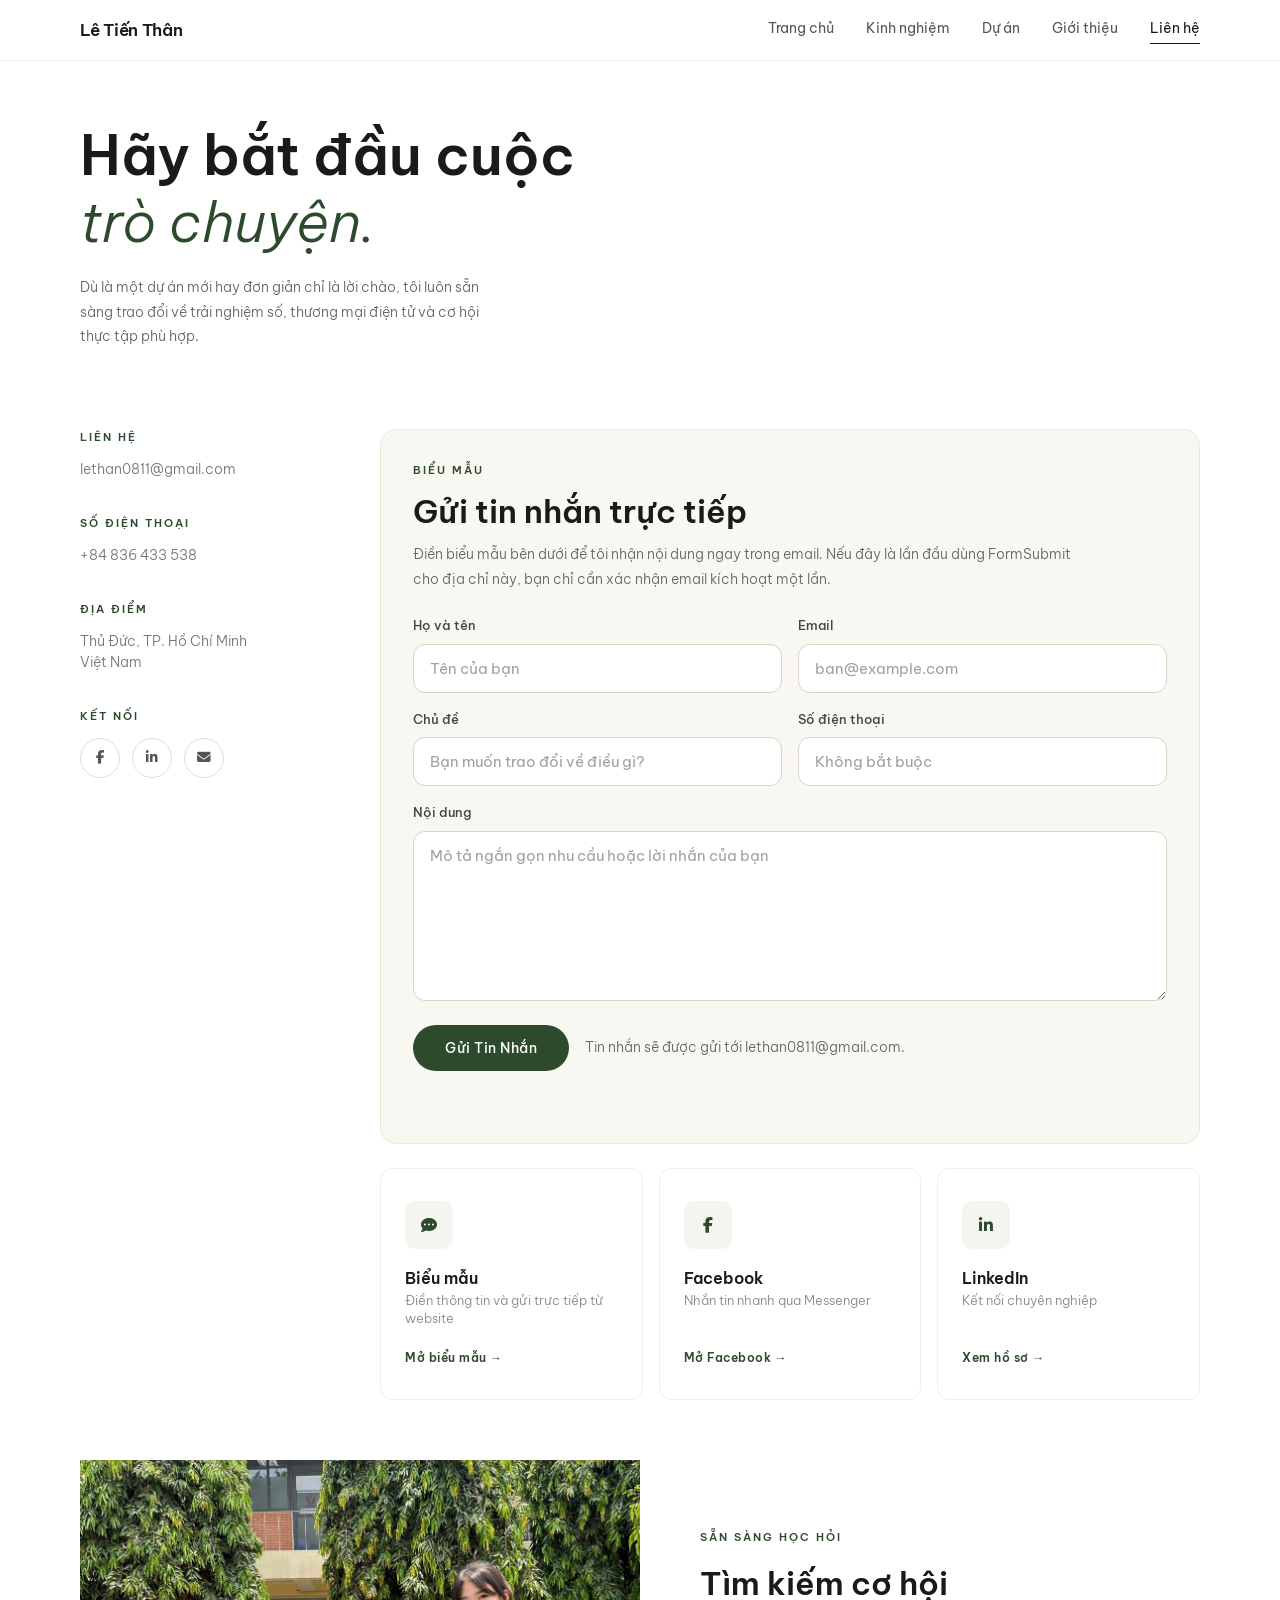
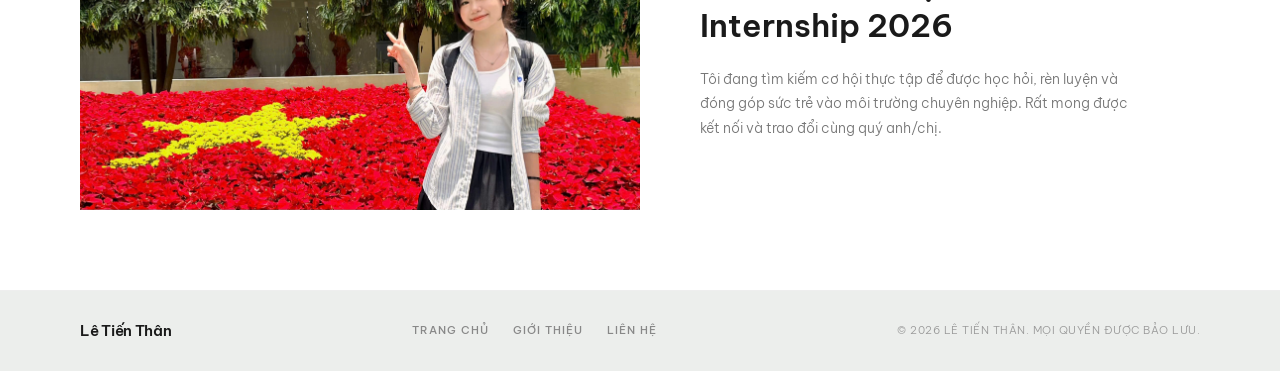
<file: contact.html>
<!DOCTYPE html>
<html lang="vi">
<head>
  <meta charset="UTF-8">
  <meta name="viewport" content="width=device-width, initial-scale=1.0">
  <meta name="description" content="Liên hệ với Lê Tiến Thân - Sinh viên Thương mại điện tử tại HCMUTE">
  <meta property="og:title" content="Lê Tiến Thân | Liên Hệ">
  <meta property="og:description" content="Liên hệ hợp tác, trao đổi về Digital Marketing và cơ hội thực tập">
  <meta property="og:type" content="website">
  <title>Lê Tiến Thân | Liên Hệ</title>
  <link rel="stylesheet" href="https://cdnjs.cloudflare.com/ajax/libs/font-awesome/6.5.1/css/all.min.css" crossorigin="anonymous" referrerpolicy="no-referrer" />
  <link rel="stylesheet" href="styles.css">
  <script src="script.js" defer></script>
</head>
<body>

  <!-- HEADER -->
  <header class="header">
    <div class="container">
      <a href="index.html" class="logo">Lê Tiến Thân</a>
      <nav class="nav">
        <a href="index.html">Trang chủ</a>
        <a href="about.html#experience">Kinh nghiệm</a>
        <a href="index.html#projects">Dự án</a>
        <a href="about.html">Giới thiệu</a>
        <a href="contact.html" class="active">Liên hệ</a>
      </nav>
      <button class="menu-toggle" type="button" aria-expanded="false" aria-label="Mở menu điều hướng">
        <span></span>
        <span></span>
        <span></span>
      </button>
    </div>
  </header>

  <!-- HERO CONTACT -->
  <section class="hero-contact reveal">
    <div class="container">
      <h1>Hãy bắt đầu cuộc<br><em class="serif-italic">trò chuyện.</em></h1>
      <p>Dù là một dự án mới hay đơn giản chỉ là lời chào, tôi luôn sẵn sàng trao đổi về trải nghiệm số, thương mại điện tử và cơ hội thực tập phù hợp.</p>
    </div>
  </section>

  <!-- CONTACT INFO -->
  <section class="contact-section reveal">
    <div class="container">
      <div class="contact-info">
        <div class="contact-block">
          <span class="label-text">Liên Hệ</span>
        
          <p><a href="mailto:lethan0811@gmail.com">lethan0811@gmail.com</a></p>
        </div>
        <div class="contact-block">
          <span class="label-text">Số Điện Thoại</span>
          <a href="tel:+84836433538" class="contact-link phone-link">
           
            <p>+84 836 433 538</p>
          </a>
        </div>
        <div class="contact-block">
          <span class="label-text">Địa Điểm</span>
          <p>Thủ Đức, TP. Hồ Chí Minh<br>Việt Nam</p>
        </div>

        <div class="contact-block">
          <span class="label-text">Kết Nối</span>
          <div class="social-icons">
            <a href="https://www.facebook.com/than.than.136521/about" target="_blank" rel="noreferrer" class="social-icon" title="Facebook">
              <i class="fa-brands fa-facebook-f"></i>
            </a>
            <a href="https://www.linkedin.com/in/thantienle/" target="_blank" rel="noreferrer" class="social-icon" title="LinkedIn">
              <i class="fa-brands fa-linkedin-in"></i>
            </a>
            <a href="mailto:lethan0811@gmail.com" class="social-icon" title="Gmail">
              <i class="fa-solid fa-envelope"></i>
            </a>
          </div>
        </div>
      </div>

      <div class="contact-content">
        <form class="contact-form" id="contact-form" action="https://formsubmit.co/lethan0811@gmail.com" method="POST">
          <input type="hidden" name="_subject" value="Liên hệ mới từ portfolio của Lê Tiến Thân">
          <input type="hidden" name="_template" value="table">
          <input type="hidden" name="_captcha" value="false">
          <input type="hidden" name="_url" value="contact.html">
          <input type="hidden" name="_next" value="">

          <!-- Loading overlay -->
          <div class="form-overlay" id="form-overlay">
            <div class="form-spinner"></div>
            <p>Đang gửi tin nhắn...</p>
          </div>

          <div class="contact-form-intro">
            <span class="label-text">Biểu Mẫu</span>
            <h2>Gửi tin nhắn trực tiếp</h2>
            <p>Điền biểu mẫu bên dưới để tôi nhận nội dung ngay trong email. Nếu đây là lần đầu dùng FormSubmit cho địa chỉ này, bạn chỉ cần xác nhận email kích hoạt một lần.</p>
          </div>

          <div class="form-grid">
            <label class="form-field">
              <span>Họ và tên</span>
              <input type="text" name="name" placeholder="Tên của bạn" autocomplete="name" required>
            </label>

            <label class="form-field">
              <span>Email</span>
              <input type="email" name="email" placeholder="ban@example.com" autocomplete="email" required>
            </label>

            <label class="form-field">
              <span>Chủ đề</span>
              <input type="text" name="subject" placeholder="Bạn muốn trao đổi về điều gì?" required>
            </label>

            <label class="form-field">
              <span>Số điện thoại</span>
              <input type="tel" name="phone" placeholder="Không bắt buộc" autocomplete="tel">
            </label>

            <label class="form-field form-field-full">
              <span>Nội dung</span>
              <textarea name="message" rows="6" placeholder="Mô tả ngắn gọn nhu cầu hoặc lời nhắn của bạn" required></textarea>
            </label>
          </div>

          <label class="hidden-field" aria-hidden="true">
            <span>Để trống trường này</span>
            <input type="text" name="_honey" tabindex="-1" autocomplete="off">
          </label>

          <div class="form-actions">
            <button type="submit" class="btn-primary" id="submit-btn">
              <span class="btn-text">Gửi Tin Nhắn</span>
              <span class="btn-loading" style="display:none;"><i class="fa-solid fa-spinner fa-spin"></i> Đang gửi...</span>
            </button>
            <p class="form-note">Tin nhắn sẽ được gửi tới <a href="mailto:lethan0811@gmail.com">lethan0811@gmail.com</a>.</p>
          </div>

          <p class="form-status" id="form-status" aria-live="polite"></p>
        </form>

        <div class="contact-cards">
          <a href="#contact-form" class="contact-action-card">
            <div class="contact-card-icon">
              <i class="fa-solid fa-comment-dots"></i>
            </div>
            <h3>Biểu mẫu</h3>
            <p>Điền thông tin và gửi trực tiếp từ website</p>
            <span class="contact-card-cta">Mở biểu mẫu →</span>
          </a>

          <a href="https://www.facebook.com/than.than.136521/about" target="_blank" rel="noreferrer" class="contact-action-card">
            <div class="contact-card-icon">
              <i class="fa-brands fa-facebook-f"></i>
            </div>
            <h3>Facebook</h3>
            <p>Nhắn tin nhanh qua Messenger</p>
            <span class="contact-card-cta">Mở Facebook →</span>
          </a>

          <a href="https://www.linkedin.com/in/thantienle/" target="_blank" rel="noreferrer" class="contact-action-card">
            <div class="contact-card-icon">
              <i class="fa-brands fa-linkedin-in"></i>
            </div>
            <h3>LinkedIn</h3>
            <p>Kết nối chuyên nghiệp</p>
            <span class="contact-card-cta">Xem hồ sơ →</span>
          </a>
        </div>
      </div>
    </div>
  </section>

  <!-- AVAILABILITY -->
  <section class="availability-section reveal">
    <div class="container">
      <div class="availability-image">
        <img src="images/workspace.png" alt="Không gian làm việc" onerror="this.style.display='none'">
      </div>
      <div class="availability-content">
        <span class="label-text">Sẵn Sàng Học Hỏi</span>
        <h2>Tìm kiếm cơ hội<br>Internship 2026</h2>
        <p>Tôi đang tìm kiếm cơ hội thực tập để được học hỏi, rèn luyện và đóng góp sức trẻ vào môi trường chuyên nghiệp. Rất mong được kết nối và trao đổi cùng quý anh/chị.</p>
      </div>
    </div>
  </section>

  <!-- FOOTER -->
  <footer class="footer">
    <div class="container">
      <span class="footer-logo">Lê Tiến Thân</span>
      <div class="footer-links">
        <a href="index.html">Trang chủ</a>
        <a href="about.html">Giới thiệu</a>
        <a href="contact.html">Liên hệ</a>
      </div>
      <span class="footer-copyright">© 2026 LÊ TIẾN THÂN. MỌI QUYỀN ĐƯỢC BẢO LƯU.</span>
    </div>
  </footer>

  <!-- SUCCESS TOAST -->
  <div class="toast-notification" id="toast-notification">
    <div class="toast-icon"><i class="fa-solid fa-circle-check"></i></div>
    <div class="toast-content">
      <strong>Gửi thành công!</strong>
      <p>Tin nhắn của bạn đã được gửi. Tôi sẽ phản hồi sớm nhất có thể.</p>
    </div>
    <button class="toast-close" id="toast-close" aria-label="Đóng"><i class="fa-solid fa-xmark"></i></button>
  </div>

  <!-- BACK TO TOP -->
  <button class="back-to-top" id="back-to-top" aria-label="Quay lại đầu trang">
    <i class="fa-solid fa-arrow-up"></i>
  </button>

</body>
</html>
</file>
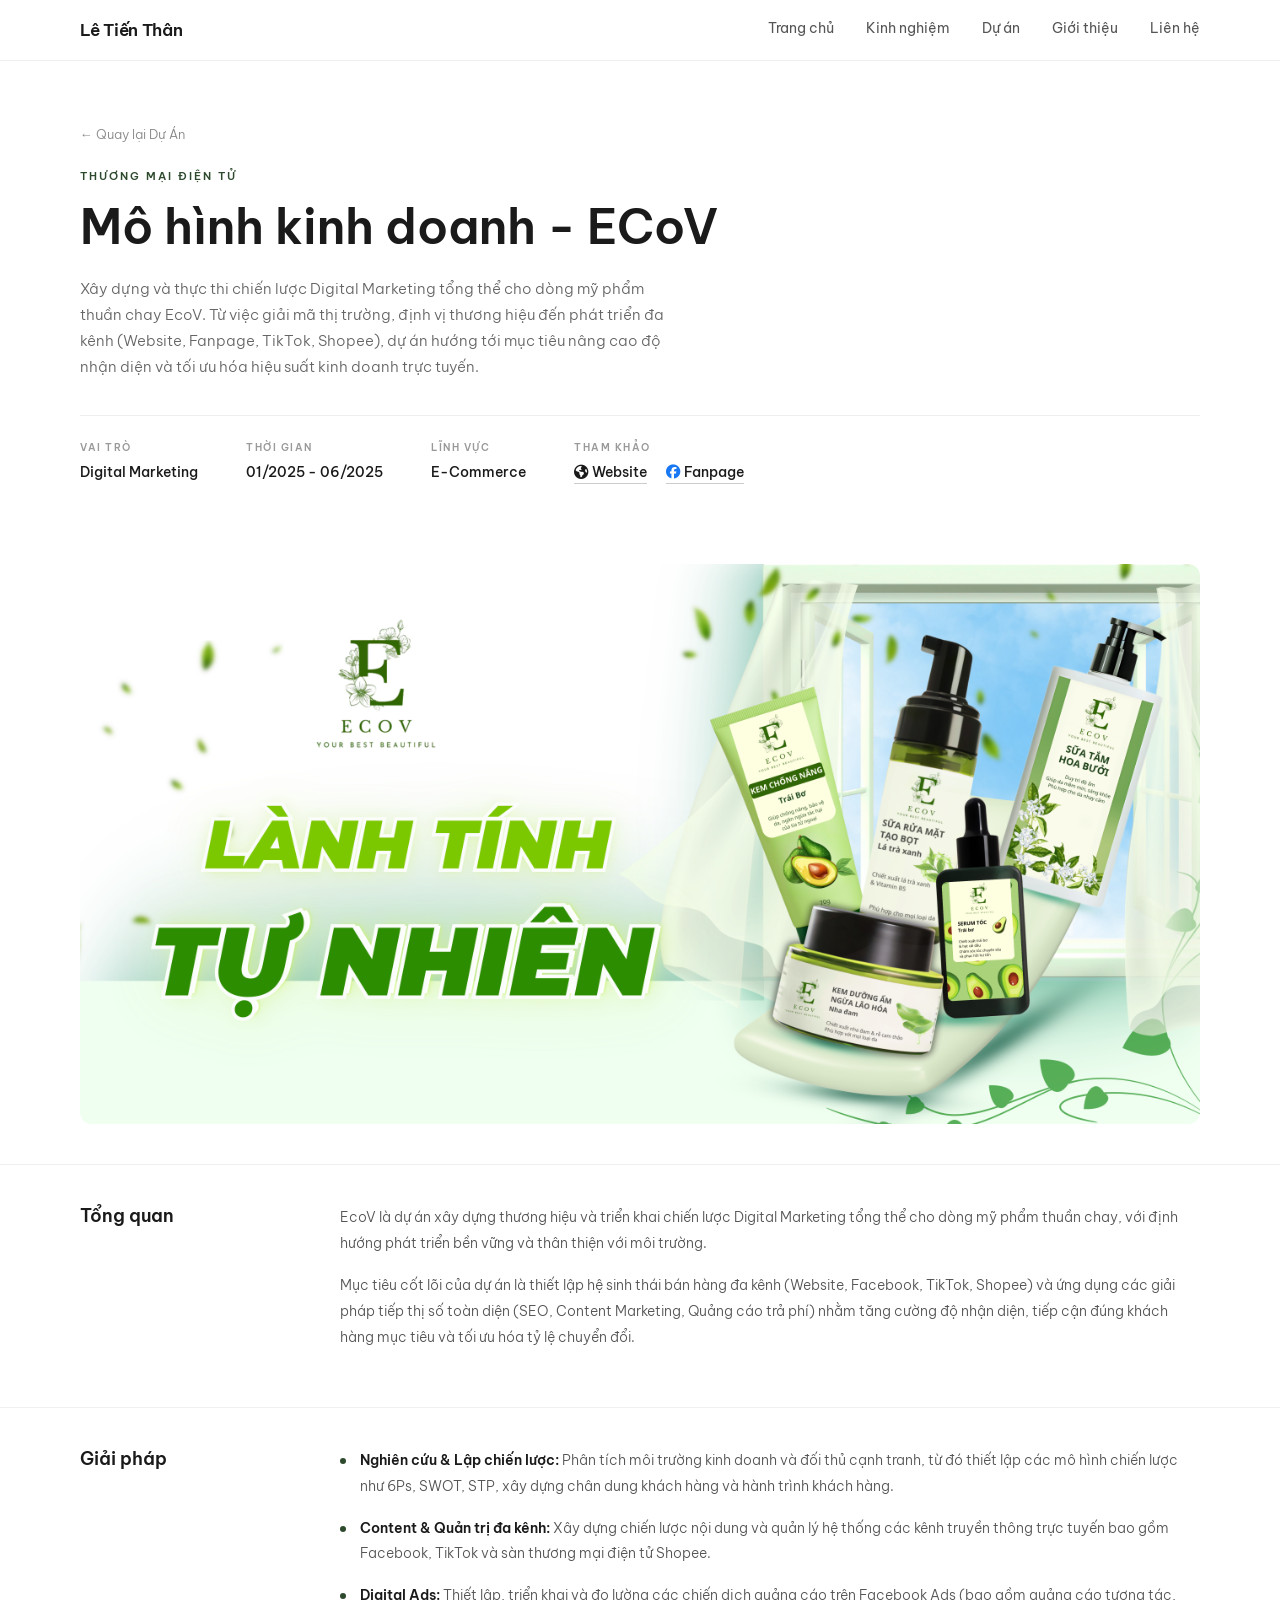
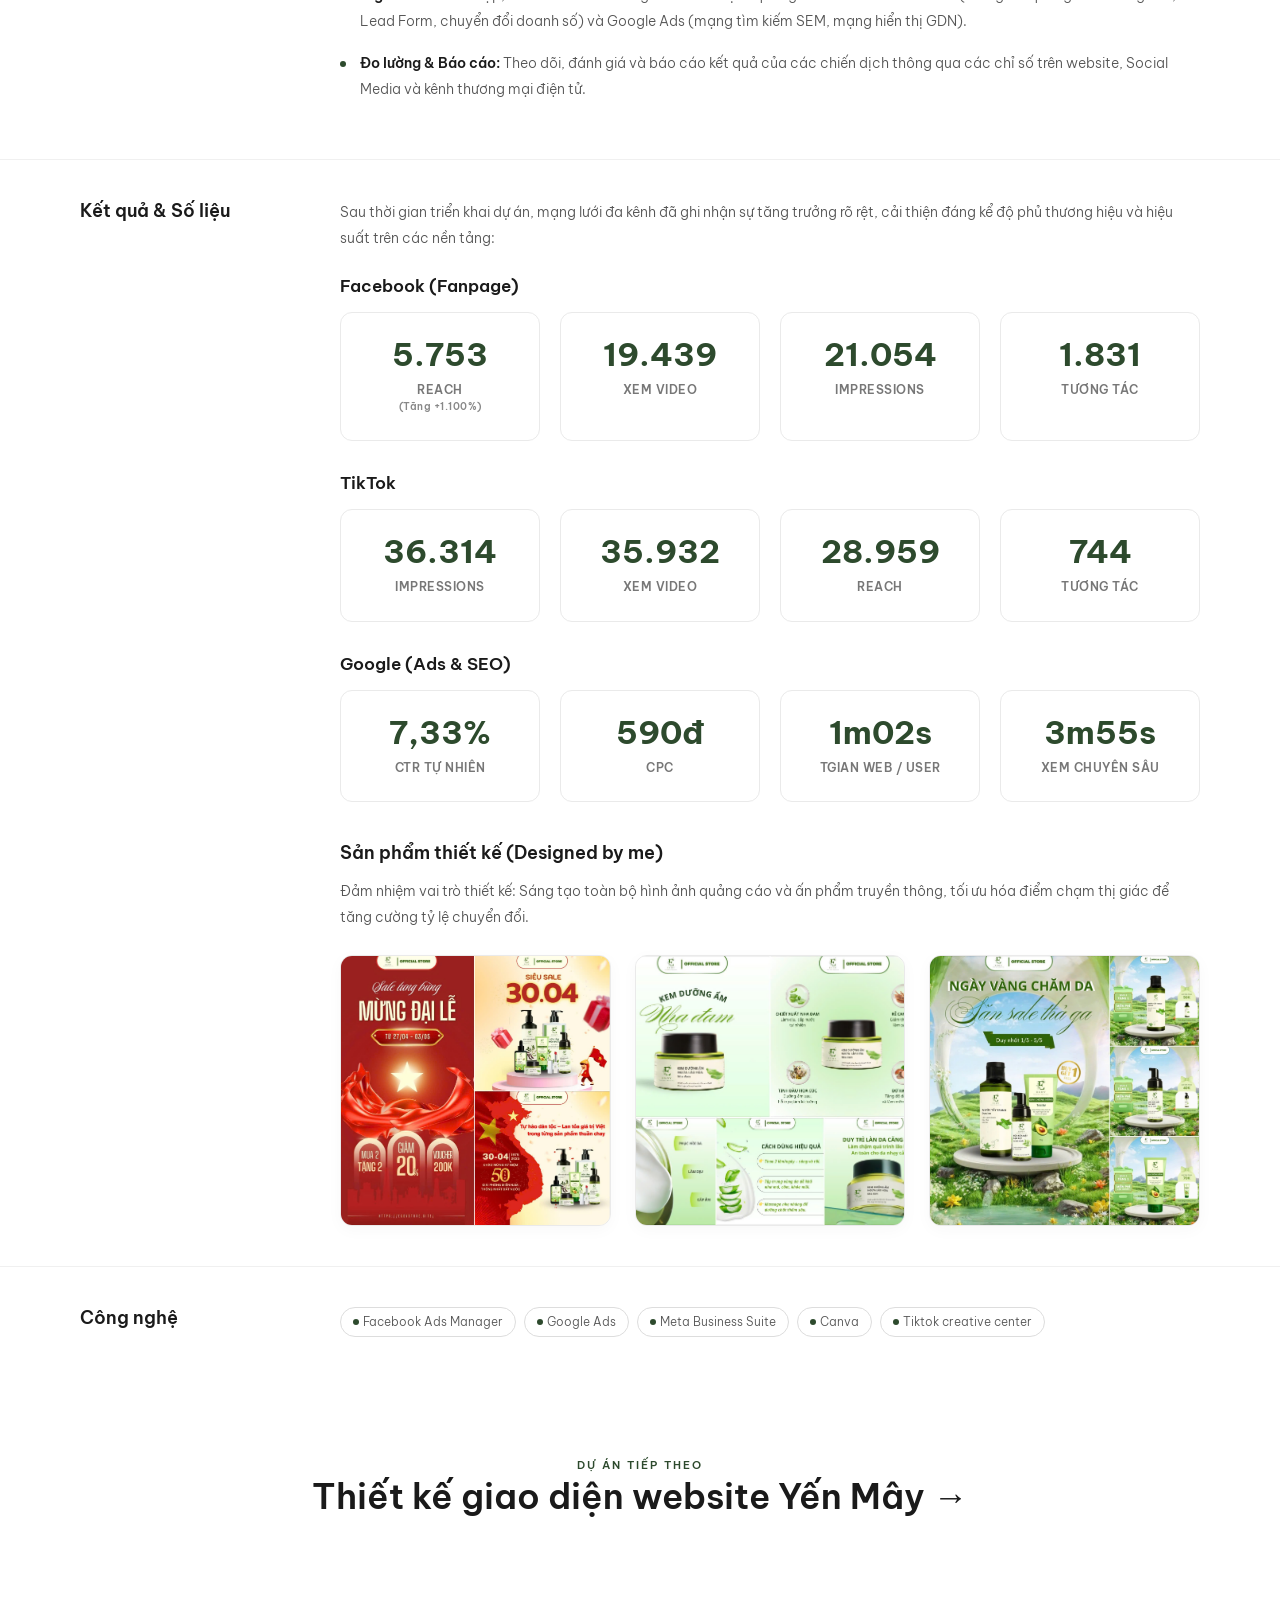
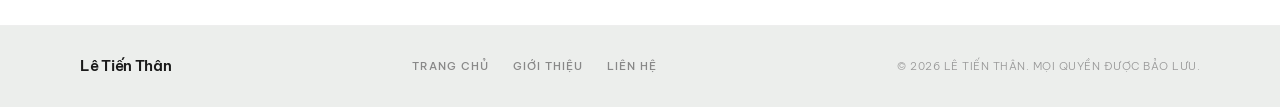
<file: project-ecov.html>
<!DOCTYPE html>
<html lang="vi">
<head>
  <meta charset="UTF-8">
  <meta name="viewport" content="width=device-width, initial-scale=1.0">
  <meta name="description" content="Dự án ECoV - Nền tảng bán hàng thương mại điện tử | Lê Tiến Thân">
  <title>Lê Tiến Thân | Nền tảng bán hàng ECoV</title>
  <link rel="stylesheet" href="https://cdnjs.cloudflare.com/ajax/libs/font-awesome/6.5.1/css/all.min.css" crossorigin="anonymous" referrerpolicy="no-referrer" />
  <link rel="stylesheet" href="styles.css">
  <script src="script.js" defer></script>
</head>
<body>

  <!-- HEADER -->
  <header class="header">
    <div class="container">
      <a href="index.html" class="logo">Lê Tiến Thân</a>
      <nav class="nav">
        <a href="index.html">Trang chủ</a>
        <a href="about.html#experience">Kinh nghiệm</a>
        <a href="index.html#projects">Dự án</a>
        <a href="about.html">Giới thiệu</a>
        <a href="contact.html">Liên hệ</a>
      </nav>
      <button class="menu-toggle" type="button" aria-expanded="false" aria-label="Mở menu điều hướng">
        <span></span>
        <span></span>
        <span></span>
      </button>
    </div>
  </header>

  <!-- PROJECT HERO -->
  <section class="project-detail-hero reveal">
    <div class="container">
      <a href="index.html#projects" class="back-link">← Quay lại Dự Án</a>
      <span class="label-text">Thương mại điện tử</span>
      <h1>Mô hình kinh doanh - ECoV</h1>
      <p class="project-detail-subtitle">Xây dựng và thực thi chiến lược Digital Marketing tổng thể cho dòng mỹ phẩm thuần chay EcoV. Từ việc giải mã thị trường, định vị thương hiệu đến phát triển đa kênh (Website, Fanpage, TikTok, Shopee), dự án hướng tới mục tiêu nâng cao độ nhận diện và tối ưu hóa hiệu suất kinh doanh trực tuyến.</p>
      <div class="project-meta">
        <div class="meta-item">
          <span class="meta-label">Vai trò</span>
          <span class="meta-value">Digital Marketing</span>
        </div>
        <div class="meta-item">
          <span class="meta-label">Thời gian</span>
          <span class="meta-value">01/2025 - 06/2025</span>
        </div>
        <div class="meta-item">
          <span class="meta-label">Lĩnh vực</span>
          <span class="meta-value">E-Commerce</span>
        </div>
        <div class="meta-item">
          <span class="meta-label">Tham khảo</span>
          <span class="meta-value">
            <a href="https://ecovstore.site/" target="_blank" style="margin-right: 16px; border-bottom: 1px solid #ccc; padding-bottom: 2px;"><i class="fa-solid fa-earth-americas" style="margin-right: 4px;"></i>Website</a>
            <a href="https://www.facebook.com/profile.php?id=61572291214402" target="_blank" style="border-bottom: 1px solid #ccc; padding-bottom: 2px;"><i class="fa-brands fa-facebook" style="color:#1877F2; margin-right: 4px;"></i>Fanpage</a>
          </span>
        </div>
      </div>
    </div>
  </section>

  <!-- PROJECT COVER IMAGE -->
  <section class="project-detail-cover">
    <div class="container">
      <div class="project-cover-image">
        <img src="images/banner-1.png" alt="Nền tảng bán hàng ECoV" onerror="this.style.display='none'">
      </div>
    </div>
  </section>

  <!-- PROJECT CONTENT -->
  <section class="project-detail-content">
    <div class="container">
      <div class="content-grid">
        <div class="content-sidebar">
          <h3>Tổng quan</h3>
        </div>
        <div class="content-main">
          <p>EcoV là dự án xây dựng thương hiệu và triển khai chiến lược Digital Marketing tổng thể cho dòng mỹ phẩm thuần chay, với định hướng phát triển bền vững và thân thiện với môi trường.</p>
          <p>Mục tiêu cốt lõi của dự án là thiết lập hệ sinh thái bán hàng đa kênh (Website, Facebook, TikTok, Shopee) và ứng dụng các giải pháp tiếp thị số toàn diện (SEO, Content Marketing, Quảng cáo trả phí) nhằm tăng cường độ nhận diện, tiếp cận đúng khách hàng mục tiêu và tối ưu hóa tỷ lệ chuyển đổi.</p>
        </div>
      </div>
    </div>
  </section>

  <!-- PROJECT DETAILS -->
  <section class="project-detail-content">
    <div class="container">
      <div class="content-grid">
        <div class="content-sidebar">
          <h3>Giải pháp</h3>
        </div>
        <div class="content-main">
          <ul class="detail-list">
            <li><strong>Nghiên cứu & Lập chiến lược:</strong> Phân tích môi trường kinh doanh và đối thủ cạnh tranh, từ đó thiết lập các mô hình chiến lược như 6Ps, SWOT, STP, xây dựng chân dung khách hàng và hành trình khách hàng.</li>
            <li><strong>Content & Quản trị đa kênh:</strong> Xây dựng chiến lược nội dung và quản lý hệ thống các kênh truyền thông trực tuyến bao gồm Facebook, TikTok và sàn thương mại điện tử Shopee.</li>
            <li><strong>Digital Ads:</strong> Thiết lập, triển khai và đo lường các chiến dịch quảng cáo trên Facebook Ads (bao gồm quảng cáo tương tác, Lead Form, chuyển đổi doanh số) và Google Ads (mạng tìm kiếm SEM, mạng hiển thị GDN).</li>
            <li><strong>Đo lường & Báo cáo:</strong> Theo dõi, đánh giá và báo cáo kết quả của các chiến dịch thông qua các chỉ số trên website, Social Media và kênh thương mại điện tử.</li>
          </ul>
        </div>
      </div>
    </div>
  </section>

  

  <!-- RESULTS & STATISTICS -->
  <section class="project-detail-content">
    <div class="container">
      <div class="content-grid">
        <div class="content-sidebar">
          <h3>Kết quả & Số liệu</h3>
        </div>
        <div class="content-main">
          <p style="margin-bottom: 24px;">Sau thời gian triển khai dự án, mạng lưới đa kênh đã ghi nhận sự tăng trưởng rõ rệt, cải thiện đáng kể độ phủ thương hiệu và hiệu suất trên các nền tảng:</p>
          <h4 style="margin-bottom: 16px; font-size: 1.05rem; color: #1a1a1a;">Facebook (Fanpage)</h4>
          <div class="stats-grid" style="margin-bottom: 32px;">
            <div class="stat-card" title="Tăng trưởng 1.100% so với giai đoạn trước">
              <div class="stat-number">5.753</div>
              <div class="stat-label">Reach <span style="font-size: 0.65rem; color:#888; text-transform: none; display:block;">(Tăng +1.100%)</span></div>
            </div>
            <div class="stat-card" title="Minh chứng sức hút video ngắn/reels">
              <div class="stat-number">19.439</div>
              <div class="stat-label">Xem Video</div>
            </div>
            <div class="stat-card" title="Độ phủ thương hiệu cực tốt trên bảng tin">
              <div class="stat-number">21.054</div>
              <div class="stat-label">Impressions</div>
            </div>
            <div class="stat-card" title="Khách hàng quan tâm trực tiếp: like, share, comment">
              <div class="stat-number">1.831</div>
              <div class="stat-label">Tương tác</div>
            </div>
          </div>

          <h4 style="margin-bottom: 16px; font-size: 1.05rem; color: #1a1a1a;">TikTok</h4>
          <div class="stats-grid" style="margin-bottom: 32px;">
            <div class="stat-card" title="Mức độ lan tỏa mạnh mẽ trong thời gian ngắn">
              <div class="stat-number">36.314</div>
              <div class="stat-label">Impressions</div>
            </div>
            <div class="stat-card" title="Nội dung video phù hợp thuật toán/xu hướng">
              <div class="stat-number">35.932</div>
              <div class="stat-label">Xem Video</div>
            </div>
            <div class="stat-card" title="Tiếp cận lượng khách hàng mới cực kỳ rộng lớn">
              <div class="stat-number">28.959</div>
              <div class="stat-label">Reach</div>
            </div>
            <div class="stat-card" title="Thu hút 744 tim & follow mới">
              <div class="stat-number">744</div>
              <div class="stat-label">Tương tác</div>
            </div>
          </div>

          <h4 style="margin-bottom: 16px; font-size: 1.05rem; color: #1a1a1a;">Google (Ads & SEO)</h4>
          <div class="stats-grid" style="margin-bottom: 40px;">
            <div class="stat-card" title="Trung bình ngành mỹ phẩm, mẫu quảng cáo rất thông minh">
              <div class="stat-number">7,33%</div>
              <div class="stat-label">CTR Tự nhiên</div>
            </div>
            <div class="stat-card" title="Tối ưu ngân sách cực tốt, click rẻ">
              <div class="stat-number">590đ</div>
              <div class="stat-label">CPC</div>
            </div>
            <div class="stat-card" title="Đo lường chất lượng truy cập, tỷ lệ thoát thấp">
              <div class="stat-number">1m02s</div>
              <div class="stat-label">Tgian web / user</div>
            </div>
            <div class="stat-card" title="Bài blog uy tín, nội dung tạo giá trị sâu">
              <div class="stat-number">3m55s</div>
              <div class="stat-label">Xem chuyên sâu</div>
            </div>
          </div>

          <h4 style="margin-bottom: 16px; font-size: 1.1rem; color: #1a1a1a;">Sản phẩm thiết kế (Designed by me)</h4>
          <p style="margin-bottom: 24px; font-size: 0.9rem;">Đảm nhiệm vai trò thiết kế: Sáng tạo toàn bộ hình ảnh quảng cáo và ấn phẩm truyền thông, tối ưu hóa điểm chạm thị giác để tăng cường tỷ lệ chuyển đổi.</p>
          
          <div class="design-gallery">
            <div class="design-item">
               <span class="img-placeholder-text">Ấn phẩm 1</span>
               <img src="images/design-1.png" alt="Thiết kế sản phẩm 1" onerror="this.style.display='none'">
               <div class="design-info">
                 <h4>Thiết kế Banner</h4>
                 <p>Banner quảng cáo đa nền tảng</p>
               </div>
            </div>
            <div class="design-item">
               <span class="img-placeholder-text">Ấn phẩm 2</span>
               <img src="images/design-2.png" alt="Thiết kế sản phẩm 2" onerror="this.style.display='none'">
               <div class="design-info">
                 <h4>Hình ảnh Sản phẩm</h4>
                 <p>Dùng cho mạng xã hội</p>
               </div>
            </div>
            <div class="design-item">
               <span class="img-placeholder-text">Ấn phẩm 3</span>
               <img src="images/design-3.png" alt="Thiết kế sản phẩm 3" onerror="this.style.display='none'">
               <div class="design-info">
                 <h4>Combo sản phẩm</h4>
                 <p>Trong chương trình khuyến mãi</p>
               </div>
            </div>
          </div>
        </div>
      </div>
    </div>
  </section>

  <!-- STACK & TOOLS -->
  <section class="project-detail-content">
    <div class="container">
      <div class="content-grid">
        <div class="content-sidebar">
          <h3>Công nghệ</h3>
        </div>
        <div class="content-main">
          <div class="project-tags">
            <span class="tag"><span class="dot"></span> Facebook Ads Manager</span>
            <span class="tag"><span class="dot"></span> Google Ads</span>
            <span class="tag"><span class="dot"></span> Meta Business Suite</span>
            <span class="tag"><span class="dot"></span> Canva</span>
            <span class="tag"><span class="dot"></span> Tiktok creative center</span>
          </div>
        </div>
      </div>
    </div>
  </section>

  <!-- NEXT PROJECT -->
  <section class="cta-section">
    <div class="container">
      <p class="label-text">Dự án tiếp theo</p>
      <h2><a href="project-fbads.html">Thiết kế giao diện website Yến Mây →</a></h2>
    </div>
  </section>

  <!-- FOOTER -->
  <footer class="footer">
    <div class="container">
      <span class="footer-logo">Lê Tiến Thân</span>
      <div class="footer-links">
        <a href="index.html">Trang chủ</a>
        <a href="about.html">Giới thiệu</a>
        <a href="contact.html">Liên hệ</a>
      </div>
      <span class="footer-copyright">© 2026 LÊ TIẾN THÂN. MỌI QUYỀN ĐƯỢC BẢO LƯU.</span>
    </div>
  </footer>

  <!-- BACK TO TOP -->
  <button class="back-to-top" id="back-to-top" aria-label="Quay lại đầu trang">
    <i class="fa-solid fa-arrow-up"></i>
  </button>

</body>
</html>
</file>
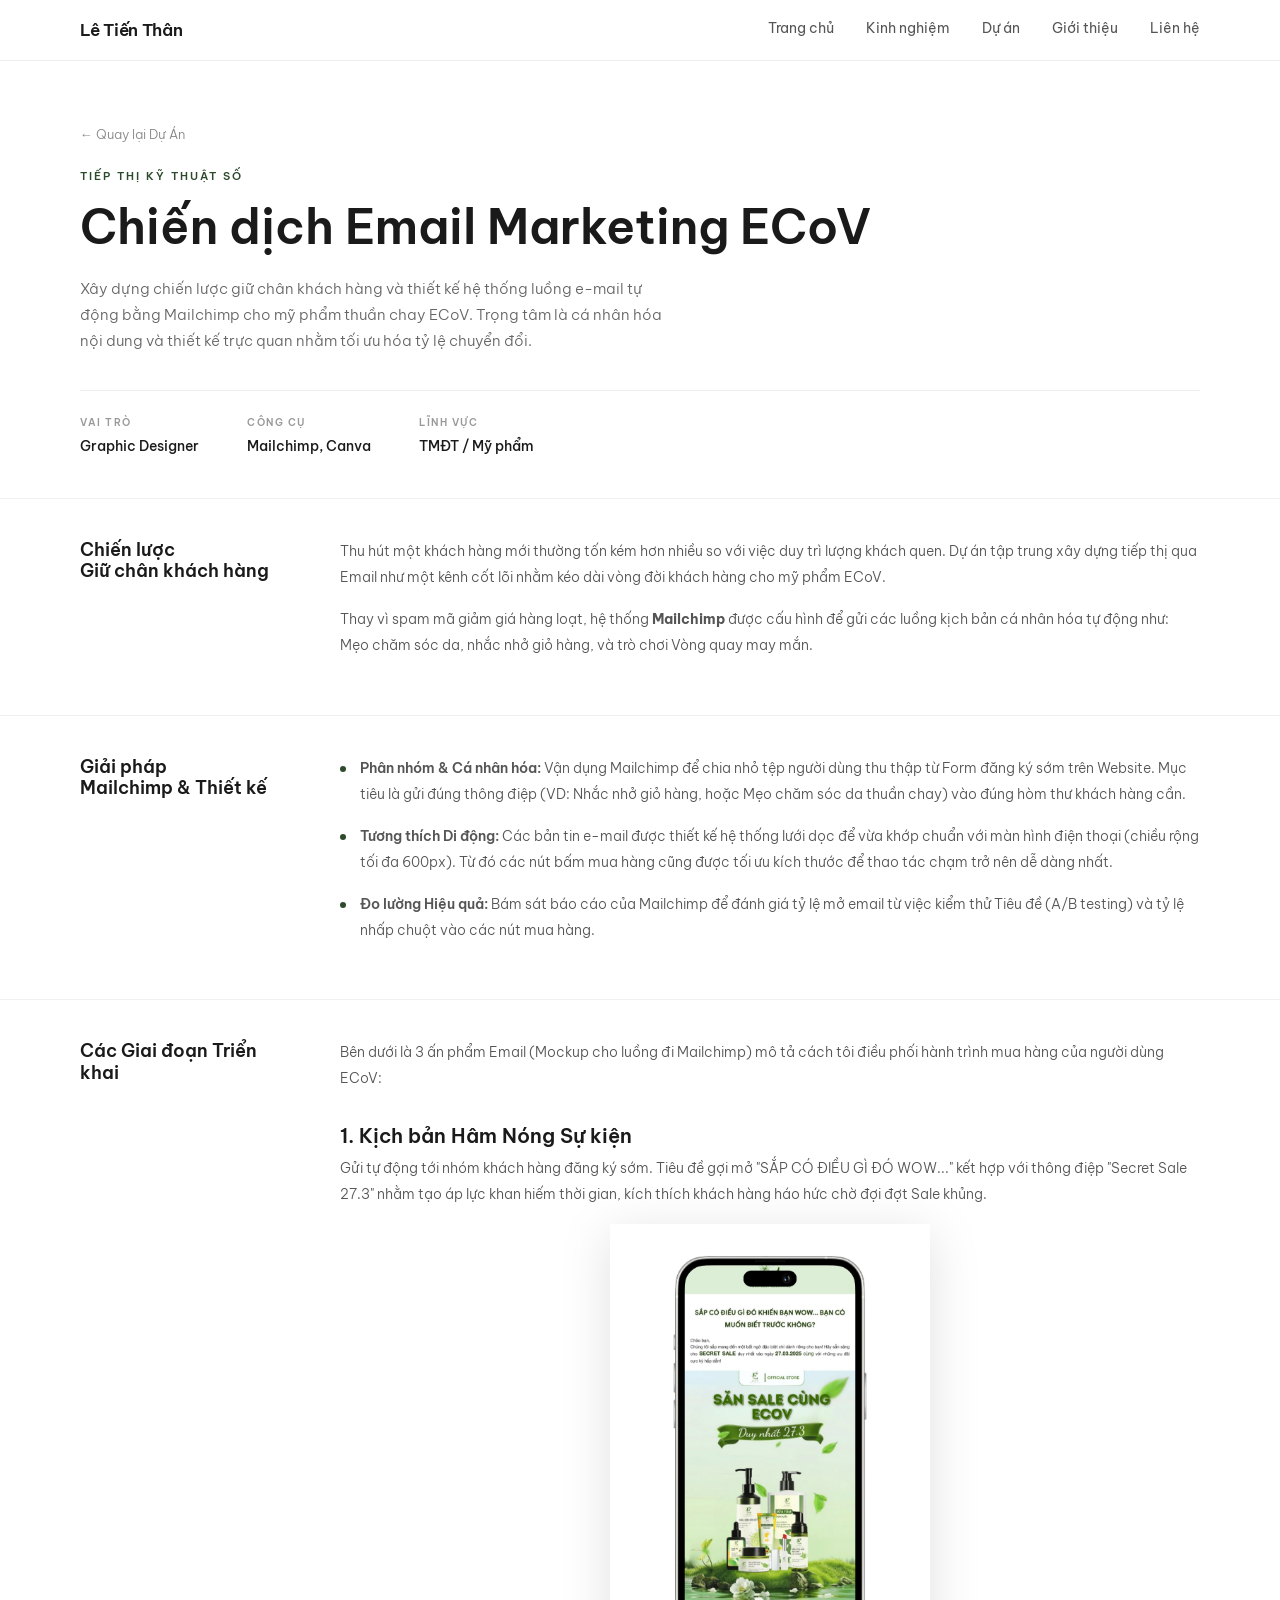
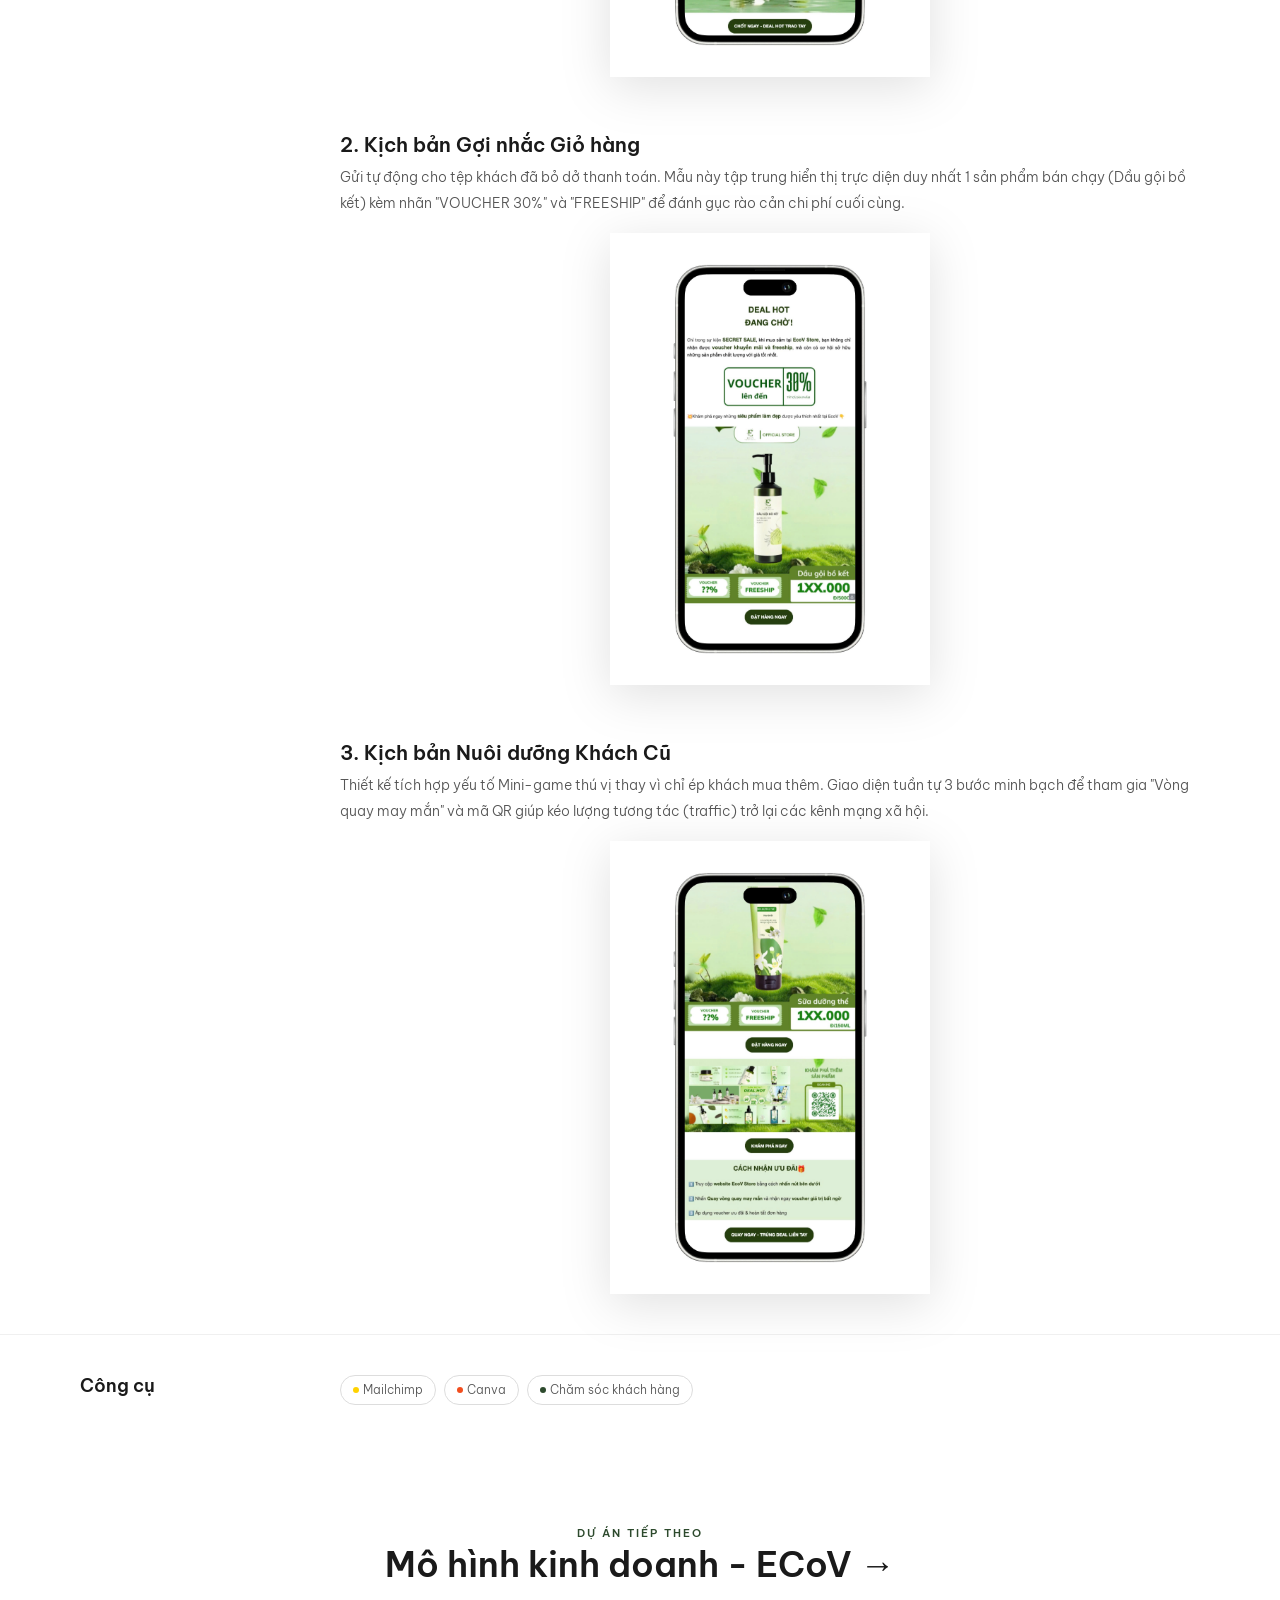
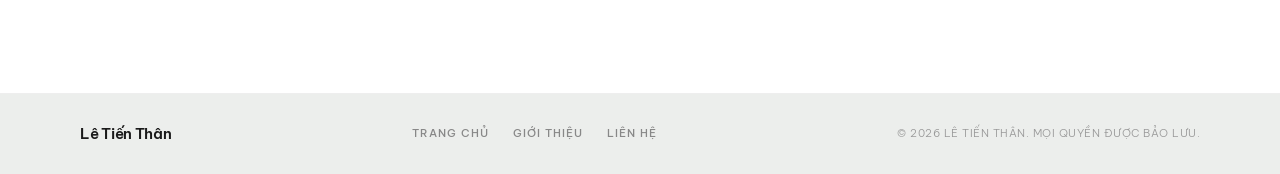
<file: project-email.html>
<!DOCTYPE html>
<html lang="vi">
<head>
  <meta charset="UTF-8">
  <meta name="viewport" content="width=device-width, initial-scale=1.0">
  <meta name="description" content="Chiến dịch Email Marketing tự động với Mailchimp | CRM | Lê Tiến Thân">
  <title>Lê Tiến Thân | Email Marketing</title>
  <link rel="stylesheet" href="https://cdnjs.cloudflare.com/ajax/libs/font-awesome/6.5.1/css/all.min.css" crossorigin="anonymous" referrerpolicy="no-referrer" />
  <link rel="stylesheet" href="styles.css">
  <script src="script.js" defer></script>
</head>
<body>

  <!-- HEADER -->
  <header class="header">
    <div class="container">
      <a href="index.html" class="logo">Lê Tiến Thân</a>
      <nav class="nav">
        <a href="index.html">Trang chủ</a>
        <a href="about.html#experience">Kinh nghiệm</a>
        <a href="index.html#projects">Dự án</a>
        <a href="about.html">Giới thiệu</a>
        <a href="contact.html">Liên hệ</a>
      </nav>
      <button class="menu-toggle" type="button" aria-expanded="false" aria-label="Mở menu điều hướng">
        <span></span>
        <span></span>
        <span></span>
      </button>
    </div>
  </header>

  <!-- PROJECT HERO -->
  <section class="project-detail-hero reveal">
    <div class="container">
      <a href="index.html#projects" class="back-link">← Quay lại Dự Án</a>
      <span class="label-text">Tiếp thị Kỹ thuật số</span>
      <h1>Chiến dịch Email Marketing ECoV</h1>
      <p class="project-detail-subtitle">Xây dựng chiến lược giữ chân khách hàng và thiết kế hệ thống luồng e-mail tự động bằng Mailchimp cho mỹ phẩm thuần chay ECoV. Trọng tâm là cá nhân hóa nội dung và thiết kế trực quan nhằm tối ưu hóa tỷ lệ chuyển đổi.</p>
      <div class="project-meta">
        <div class="meta-item">
          <span class="meta-label">Vai trò</span>
          <span class="meta-value">Graphic Designer</span>
        </div>
        <div class="meta-item">
          <span class="meta-label">Công cụ</span>
          <span class="meta-value">Mailchimp, Canva</span>
        </div>
        <div class="meta-item">
          <span class="meta-label">Lĩnh vực</span>
          <span class="meta-value">TMĐT / Mỹ phẩm</span>
        </div>
      </div>
    </div>
  </section>

  <!-- PROJECT CONTENT (OVERVIEW) -->
  <section class="project-detail-content">
    <div class="container">
      <div class="content-grid">
        <div class="content-sidebar">
          <h3>Chiến lược <br>Giữ chân khách hàng</h3>
        </div>
        <div class="content-main">
          <p>Thu hút một khách hàng mới thường tốn kém hơn nhiều so với việc duy trì lượng khách quen. Dự án tập trung xây dựng tiếp thị qua Email như một kênh cốt lõi nhằm kéo dài vòng đời khách hàng cho mỹ phẩm ECoV.</p>
          <p>Thay vì spam mã giảm giá hàng loạt, hệ thống <strong>Mailchimp</strong> được cấu hình để gửi các luồng kịch bản cá nhân hóa tự động như: Mẹo chăm sóc da, nhắc nhở giỏ hàng, và trò chơi Vòng quay may mắn.</p>
        </div>
      </div>
    </div>
  </section>

  <!-- MAILCHIMP SKILLS -->
  <section class="project-detail-content">
    <div class="container">
      <div class="content-grid">
        <div class="content-sidebar">
          <h3>Giải pháp <br>Mailchimp & Thiết kế</h3>
        </div>
        <div class="content-main">
          <ul class="detail-list">
            <li><strong style="color: var(--primary-color);">Phân nhóm & Cá nhân hóa:</strong> Vận dụng Mailchimp để chia nhỏ tệp người dùng thu thập từ Form đăng ký sớm trên Website. Mục tiêu là gửi đúng thông điệp (VD: Nhắc nhở giỏ hàng, hoặc Mẹo chăm sóc da thuần chay) vào đúng hòm thư khách hàng cần.</li>
            <li><strong style="color: var(--primary-color);">Tương thích Di động:</strong> Các bản tin e-mail được thiết kế hệ thống lưới dọc để vừa khớp chuẩn với màn hình điện thoại (chiều rộng tối đa 600px). Từ đó các nút bấm mua hàng cũng được tối ưu kích thước để thao tác chạm trở nên dễ dàng nhất.</li>
            <li><strong style="color: var(--primary-color);">Đo lường Hiệu quả:</strong> Bám sát báo cáo của Mailchimp để đánh giá tỷ lệ mở email từ việc kiểm thử Tiêu đề (A/B testing) và tỷ lệ nhấp chuột vào các nút mua hàng.</li>
          </ul>
        </div>
      </div>
    </div>
  </section>

  <!-- HIGHLIGHT PAGES -->
  <section class="project-detail-content">
    <div class="container">
      <div class="content-grid">
        <div class="content-sidebar">
          <h3>Các Giai đoạn Triển khai</h3>
        </div>
        <div class="content-main">
          <p style="margin-bottom: 32px;">Bên dưới là 3 ấn phẩm Email (Mockup cho luồng đi Mailchimp) mô tả cách tôi điều phối hành trình mua hàng của người dùng ECoV:</p>
          
          <div class="figma-showcase">
            <div class="figma-item">
              <h4 class="figma-item-header">1. Kịch bản Hâm Nóng Sự kiện</h4>
              <p class="figma-item-desc">Gửi tự động tới nhóm khách hàng đăng ký sớm. Tiêu đề gợi mở "SẮP CÓ ĐIỀU GÌ ĐÓ WOW..." kết hợp với thông điệp "Secret Sale 27.3" nhằm tạo áp lực khan hiếm thời gian, kích thích khách hàng háo hức chờ đợi đợt Sale khủng.</p>
              <div class="email-mockup-wrapper">
                 <img src="images/email-1.png" alt="Thiết kế Template Email số 1" class="email-mockup-img" onerror="this.src='images/email-1.jpg'; this.onerror=function(){this.style.display='none'};">
              </div>
            </div>

            <div class="figma-item">
              <h4 class="figma-item-header">2. Kịch bản Gợi nhắc Giỏ hàng</h4>
              <p class="figma-item-desc">Gửi tự động cho tệp khách đã bỏ dở thanh toán. Mẫu này tập trung hiển thị trực diện duy nhất 1 sản phẩm bán chạy (Dầu gội bồ kết) kèm nhãn "VOUCHER 30%" và "FREESHIP" để đánh gục rào cản chi phí cuối cùng.</p>
              <div class="email-mockup-wrapper">
                 <img src="images/email-2.png" alt="Thiết kế Template Email số 2" class="email-mockup-img" onerror="this.src='images/email-2.jpg'; this.onerror=function(){this.style.display='none'};">
              </div>
            </div>

            <div class="figma-item">
              <h4 class="figma-item-header">3. Kịch bản Nuôi dưỡng Khách Cũ</h4>
              <p class="figma-item-desc">Thiết kế tích hợp yếu tố Mini-game thú vị thay vì chỉ ép khách mua thêm. Giao diện tuần tự 3 bước minh bạch để tham gia "Vòng quay may mắn" và mã QR giúp kéo lượng tương tác (traffic) trở lại các kênh mạng xã hội.</p>
              <div class="email-mockup-wrapper">
                 <img src="images/email-3.png" alt="Thiết kế Template Email số 3" class="email-mockup-img" onerror="this.src='images/email-3.jpg'; this.onerror=function(){this.style.display='none'};">
              </div>
            </div>
          </div>

        </div>
      </div>
    </div>
  </section>

  <!-- STACK & TOOLS -->
  <section class="project-detail-content">
    <div class="container">
      <div class="content-grid">
        <div class="content-sidebar">
          <h3>Công cụ</h3>
        </div>
        <div class="content-main">
          <div class="project-tags">
            <span class="tag"><span class="dot" style="background-color: #ffd200;"></span> Mailchimp</span>
            <span class="tag"><span class="dot" style="background-color: #F24E1E;"></span> Canva</span>
            <span class="tag"><span class="dot"></span> Chăm sóc khách hàng</span>
          </div>
        </div>
      </div>
    </div>
  </section>

  <!-- NEXT PROJECT -->
  <section class="cta-section">
    <div class="container">
      <p class="label-text">Dự án tiếp theo</p>
      <h2><a href="project-ecov.html">Mô hình kinh doanh - ECoV →</a></h2>
    </div>
  </section>

  <!-- FOOTER -->
  <footer class="footer">
    <div class="container">
      <span class="footer-logo">Lê Tiến Thân</span>
      <div class="footer-links">
        <a href="index.html">Trang chủ</a>
        <a href="about.html">Giới thiệu</a>
        <a href="contact.html">Liên hệ</a>
      </div>
      <span class="footer-copyright">© 2026 LÊ TIẾN THÂN. MỌI QUYỀN ĐƯỢC BẢO LƯU.</span>
    </div>
  </footer>

  <!-- BACK TO TOP -->
  <button class="back-to-top" id="back-to-top" aria-label="Quay lại đầu trang">
    <i class="fa-solid fa-arrow-up"></i>
  </button>

</body>
</html>
</file>
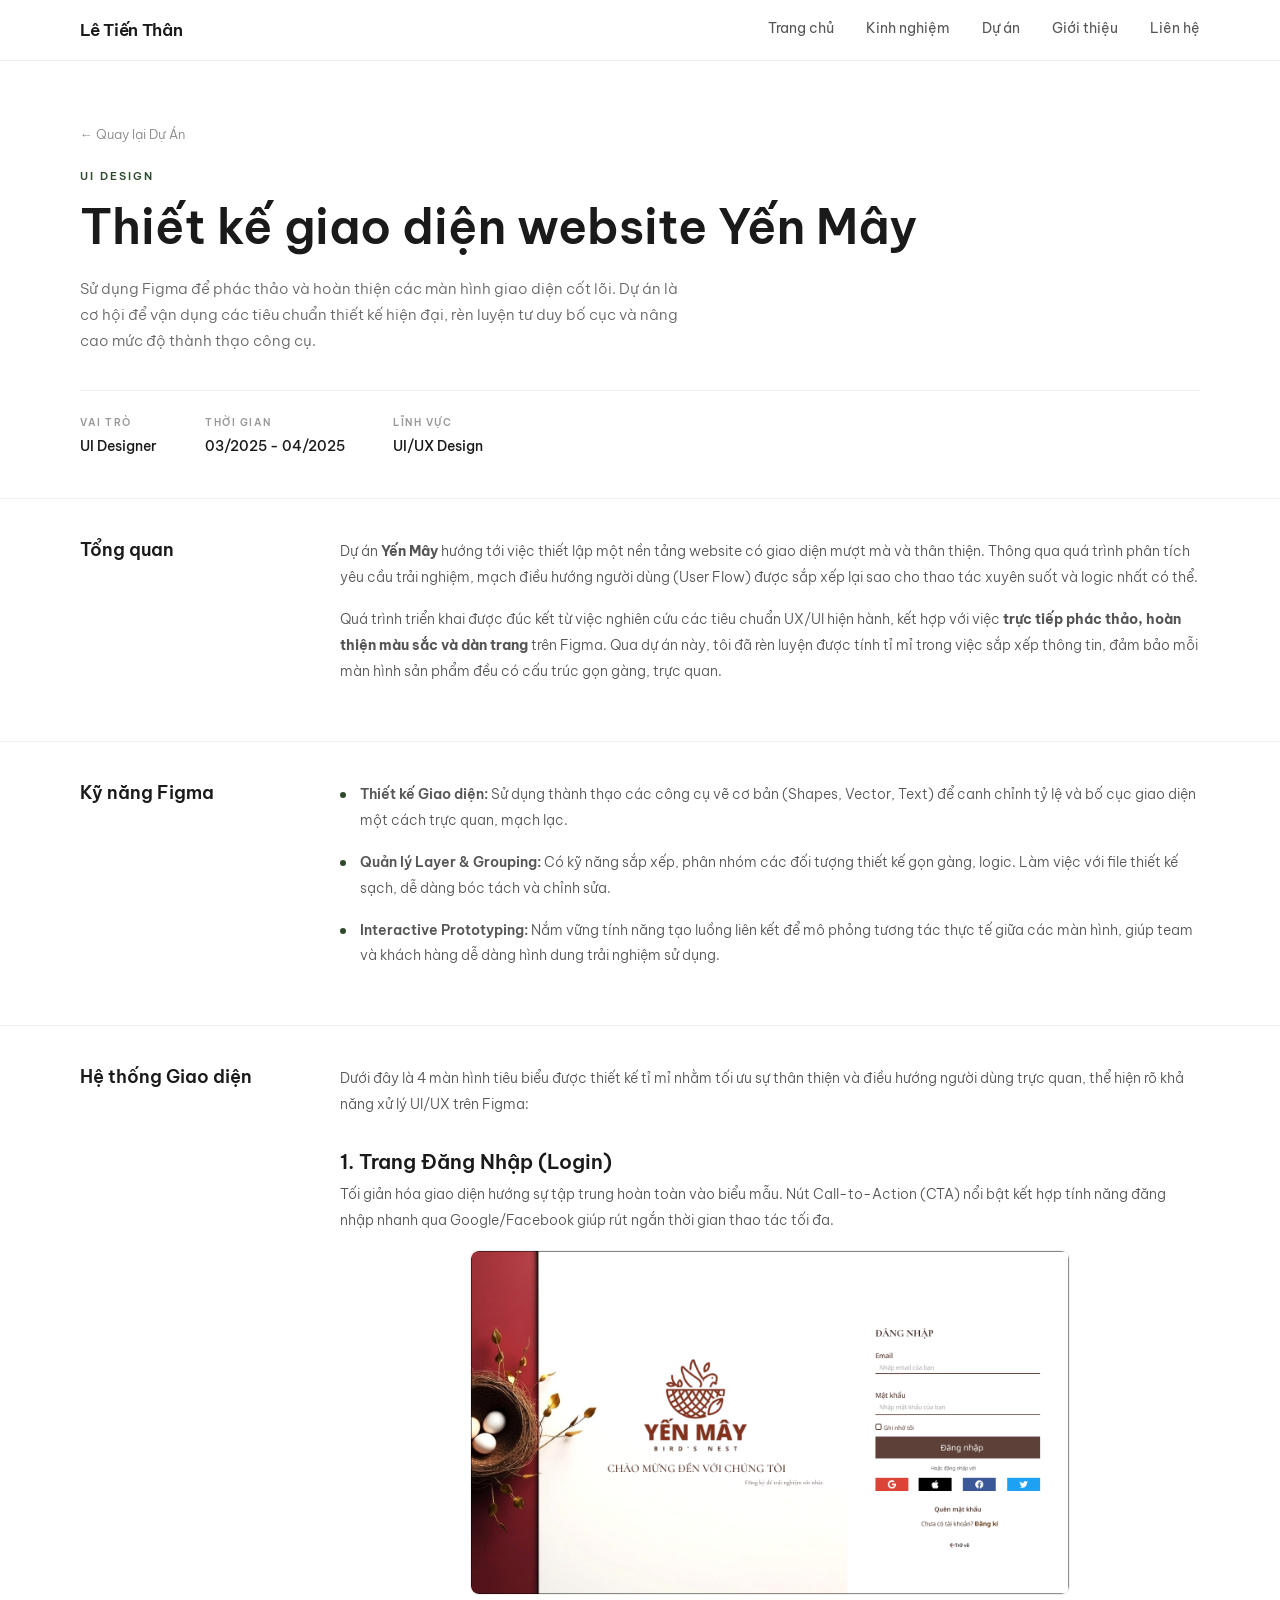
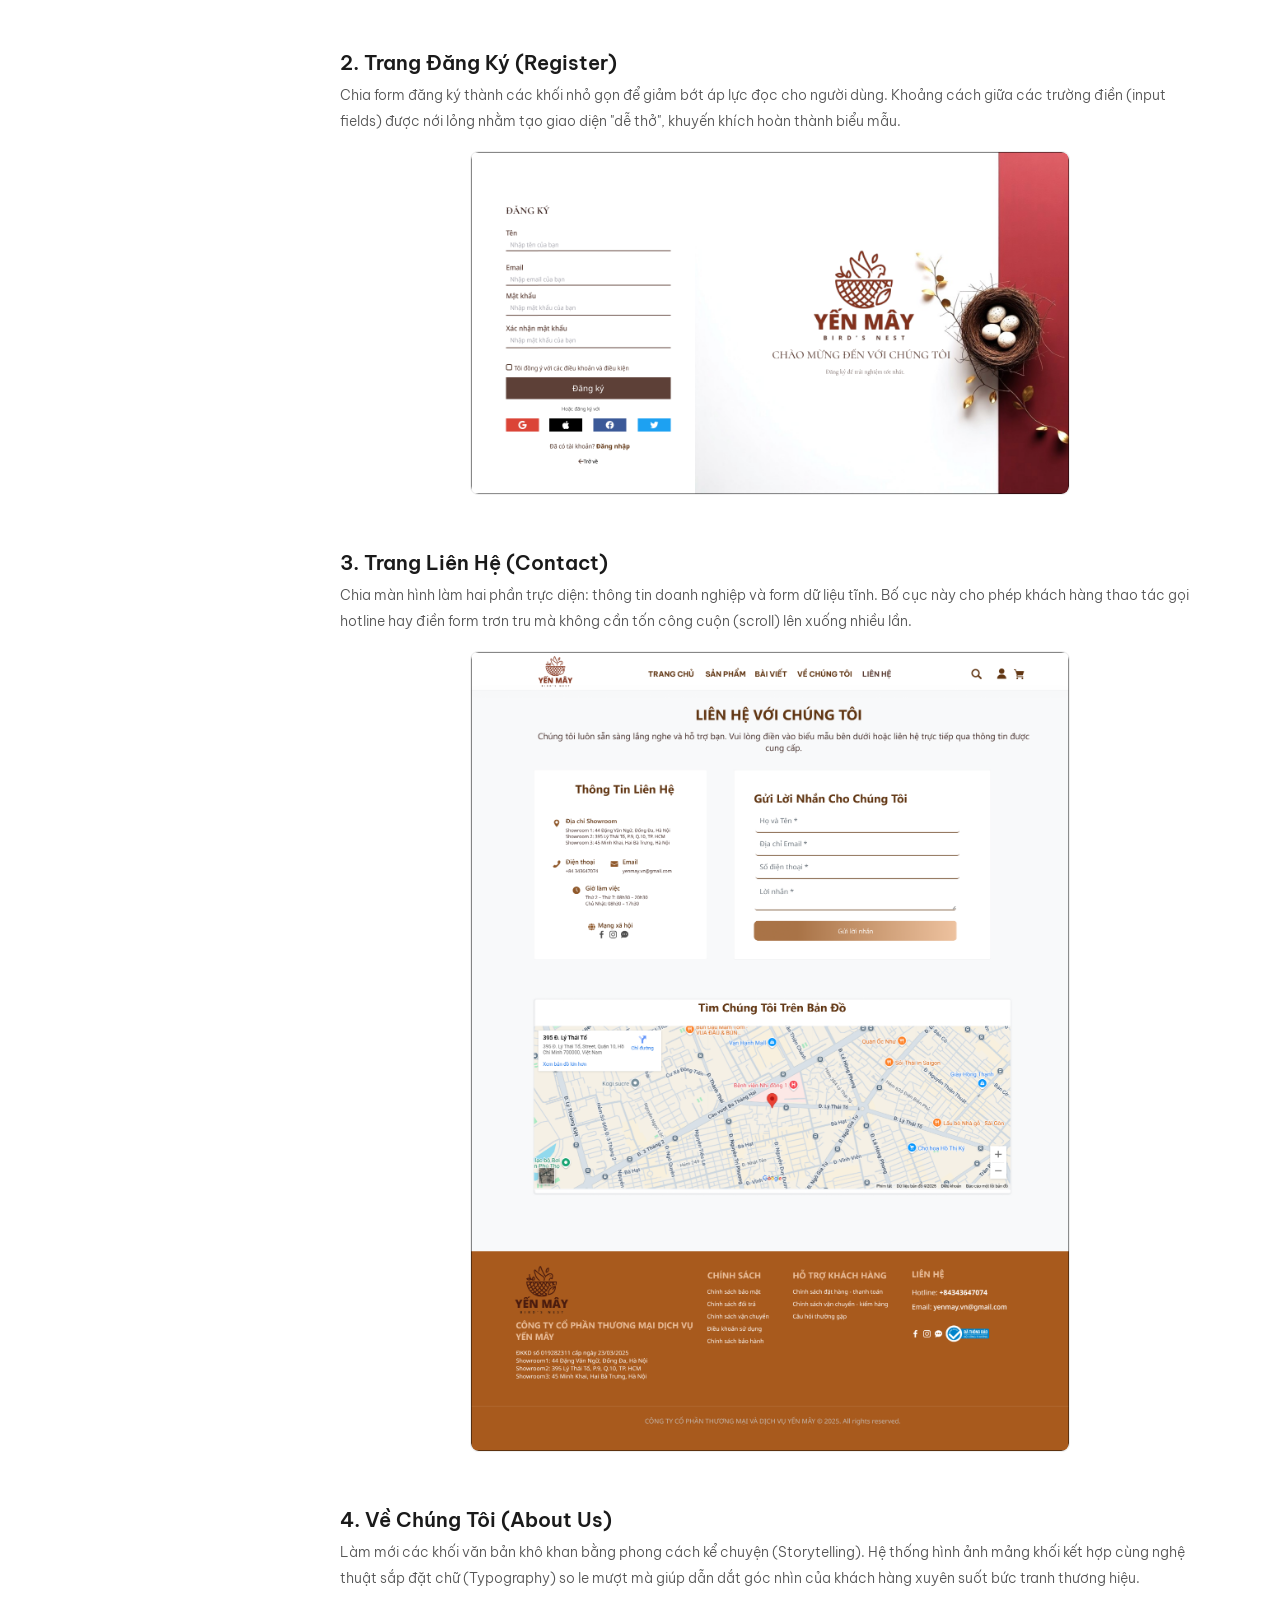
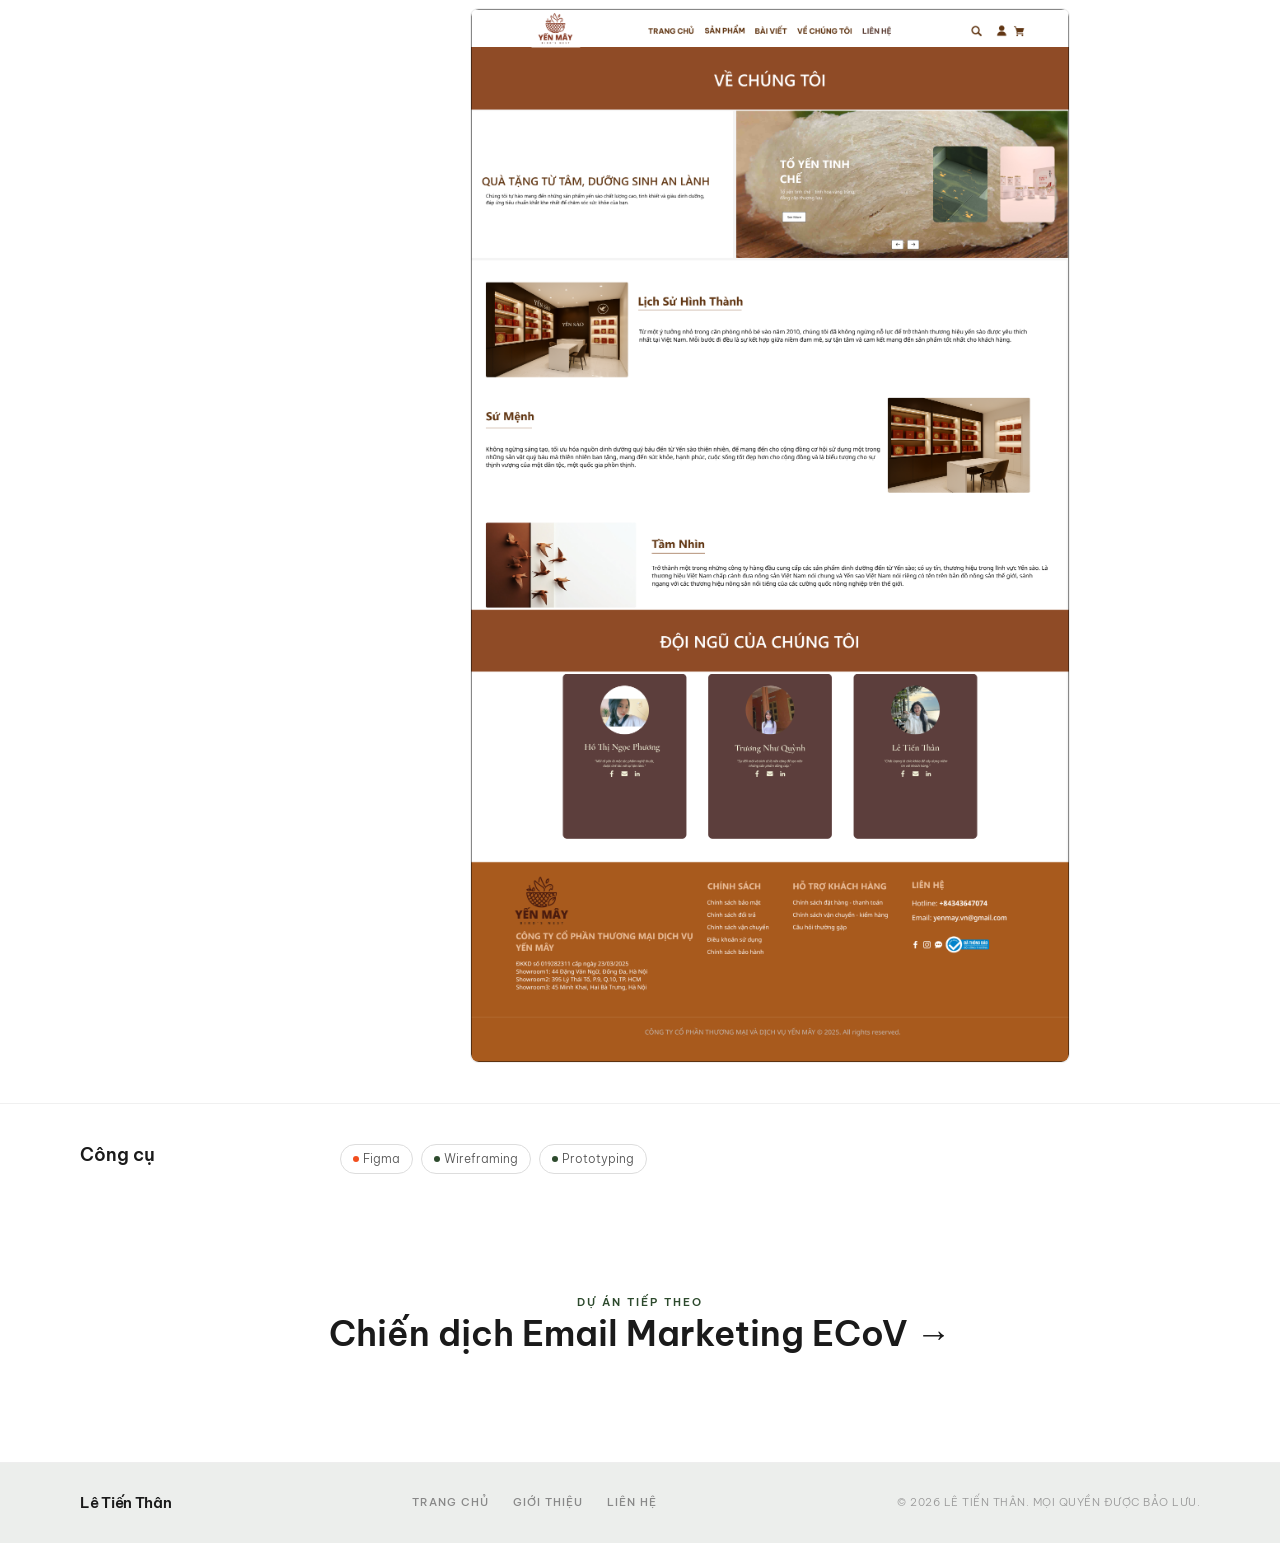
<file: project-fbads.html>
<!DOCTYPE html>
<html lang="vi">
<head>
  <meta charset="UTF-8">
  <meta name="viewport" content="width=device-width, initial-scale=1.0">
  <meta name="description" content="Thiết kế giao diện website Yến Mây bằng Figma | UI/UX Design | Lê Tiến Thân">
  <title>Lê Tiến Thân | Thiết kế UI/UX</title>
  <link rel="stylesheet" href="https://cdnjs.cloudflare.com/ajax/libs/font-awesome/6.5.1/css/all.min.css" crossorigin="anonymous" referrerpolicy="no-referrer" />
  <link rel="stylesheet" href="styles.css">
  <script src="script.js" defer></script>
</head>
<body>

  <!-- HEADER -->
  <header class="header">
    <div class="container">
      <a href="index.html" class="logo">Lê Tiến Thân</a>
      <nav class="nav">
        <a href="index.html">Trang chủ</a>
        <a href="about.html#experience">Kinh nghiệm</a>
        <a href="index.html#projects">Dự án</a>
        <a href="about.html">Giới thiệu</a>
        <a href="contact.html">Liên hệ</a>
      </nav>
      <button class="menu-toggle" type="button" aria-expanded="false" aria-label="Mở menu điều hướng">
        <span></span>
        <span></span>
        <span></span>
      </button>
    </div>
  </header>

  <!-- PROJECT HERO -->
  <section class="project-detail-hero reveal">
    <div class="container">
      <a href="index.html#projects" class="back-link">← Quay lại Dự Án</a>
      <span class="label-text">UI Design</span>
      <h1>Thiết kế giao diện website Yến Mây</h1>
      <p class="project-detail-subtitle">Sử dụng Figma để phác thảo và hoàn thiện các màn hình giao diện cốt lõi. Dự án là cơ hội để vận dụng các tiêu chuẩn thiết kế hiện đại, rèn luyện tư duy bố cục và nâng cao mức độ thành thạo công cụ.</p>
      <div class="project-meta">
        <div class="meta-item">
          <span class="meta-label">Vai trò</span>
          <span class="meta-value">UI Designer</span>
        </div>
        <div class="meta-item">
          <span class="meta-label">Thời gian</span>
          <span class="meta-value">03/2025 - 04/2025</span>
        </div>
        <div class="meta-item">
          <span class="meta-label">Lĩnh vực</span>
          <span class="meta-value">UI/UX Design</span>
        </div>
      </div>
    </div>
  </section>

  <!-- PROJECT CONTENT -->
  <section class="project-detail-content">
    <div class="container">
      <div class="content-grid">
        <div class="content-sidebar">
          <h3>Tổng quan</h3>
        </div>
        <div class="content-main">
          <p>Dự án <strong>Yến Mây</strong> hướng tới việc thiết lập một nền tảng website có giao diện mượt mà và thân thiện. Thông qua quá trình phân tích yêu cầu trải nghiệm, mạch điều hướng người dùng (User Flow) được sắp xếp lại sao cho thao tác xuyên suốt và logic nhất có thể.</p>
          <p>Quá trình triển khai được đúc kết từ việc nghiên cứu các tiêu chuẩn UX/UI hiện hành, kết hợp với việc <strong>trực tiếp phác thảo, hoàn thiện màu sắc và dàn trang</strong> trên Figma. Qua dự án này, tôi đã rèn luyện được tính tỉ mỉ trong việc sắp xếp thông tin, đảm bảo mỗi màn hình sản phẩm đều có cấu trúc gọn gàng, trực quan.</p>
        </div>
      </div>
    </div>
  </section>

  <!-- FIGMA SKILLS -->
  <section class="project-detail-content">
    <div class="container">
      <div class="content-grid">
        <div class="content-sidebar">
          <h3>Kỹ năng Figma</h3>
        </div>
        <div class="content-main">
          <ul class="detail-list">
            <li><strong style="color: var(--primary-color);">Thiết kế Giao diện:</strong> Sử dụng thành thạo các công cụ vẽ cơ bản (Shapes, Vector, Text) để canh chỉnh tỷ lệ và bố cục giao diện một cách trực quan, mạch lạc.</li>
            <li><strong style="color: var(--primary-color);">Quản lý Layer & Grouping:</strong> Có kỹ năng sắp xếp, phân nhóm các đối tượng thiết kế gọn gàng, logic. Làm việc với file thiết kế sạch, dễ dàng bóc tách và chỉnh sửa.</li>
            <li><strong style="color: var(--primary-color);">Interactive Prototyping:</strong> Nắm vững tính năng tạo luồng liên kết để mô phỏng tương tác thực tế giữa các màn hình, giúp team và khách hàng dễ dàng hình dung trải nghiệm sử dụng.</li>
          </ul>
        </div>
      </div>
    </div>
  </section>

  <!-- HIGHLIGHT PAGES -->
  <section class="project-detail-content">
    <div class="container">
      <div class="content-grid">
        <div class="content-sidebar">
          <h3>Hệ thống Giao diện</h3>
        </div>
        <div class="content-main">
          <p style="margin-bottom: 32px;">Dưới đây là 4 màn hình tiêu biểu được thiết kế tỉ mỉ nhằm tối ưu sự thân thiện và điều hướng người dùng trực quan, thể hiện rõ khả năng xử lý UI/UX trên Figma:</p>
          
          <div class="figma-showcase">
            <div class="figma-item">
              <h4 class="figma-item-header">1. Trang Đăng Nhập (Login)</h4>
              <p class="figma-item-desc">Tối giản hóa giao diện hướng sự tập trung hoàn toàn vào biểu mẫu. Nút Call-to-Action (CTA) nổi bật kết hợp tính năng đăng nhập nhanh qua Google/Facebook giúp rút ngắn thời gian thao tác tối đa.</p>
              <div class="result-img-wrapper">
                 <img src="images/ym-login.png" alt="Trang đăng nhập - Yến Mây" onerror="this.src='images/ym-login.jpg'; this.onerror=function(){this.style.display='none'};">
              </div>
            </div>

            <div class="figma-item">
              <h4 class="figma-item-header">2. Trang Đăng Ký (Register)</h4>
              <p class="figma-item-desc">Chia form đăng ký thành các khối nhỏ gọn để giảm bớt áp lực đọc cho người dùng. Khoảng cách giữa các trường điền (input fields) được nới lỏng nhằm tạo giao diện "dễ thở", khuyến khích hoàn thành biểu mẫu.</p>
              <div class="result-img-wrapper">
                 <img src="images/ym-register.png" alt="Trang đăng ký - Yến Mây" onerror="this.src='images/ym-register.jpg'; this.onerror=function(){this.style.display='none'};">
              </div>
            </div>

            <div class="figma-item">
              <h4 class="figma-item-header">3. Trang Liên Hệ (Contact)</h4>
              <p class="figma-item-desc">Chia màn hình làm hai phần trực diện: thông tin doanh nghiệp và form dữ liệu tĩnh. Bố cục này cho phép khách hàng thao tác gọi hotline hay điền form trơn tru mà không cần tốn công cuộn (scroll) lên xuống nhiều lần.</p>
              <div class="result-img-wrapper">
                 <img src="images/ym-contact.png" alt="Trang liên hệ - Yến Mây" onerror="this.src='images/ym-contact.jpg'; this.onerror=function(){this.style.display='none'};">
              </div>
            </div>

            <div class="figma-item">
              <h4 class="figma-item-header">4. Về Chúng Tôi (About Us)</h4>
              <p class="figma-item-desc">Làm mới các khối văn bản khô khan bằng phong cách kể chuyện (Storytelling). Hệ thống hình ảnh mảng khối kết hợp cùng nghệ thuật sắp đặt chữ (Typography) so le mượt mà giúp dẫn dắt góc nhìn của khách hàng xuyên suốt bức tranh thương hiệu.</p>
              <div class="result-img-wrapper">
                 <img src="images/ym-about.png" alt="Trang về chúng tôi - Yến Mây" onerror="this.src='images/ym-about.jpg'; this.onerror=function(){this.style.display='none'};">
              </div>
            </div>
          </div>

        </div>
      </div>
    </div>
  </section>

  <!-- STACK & TOOLS -->
  <section class="project-detail-content">
    <div class="container">
      <div class="content-grid">
        <div class="content-sidebar">
          <h3>Công cụ</h3>
        </div>
        <div class="content-main">
          <div class="project-tags">
            <span class="tag"><span class="dot" style="background-color: #F24E1E;"></span> Figma</span>
            <span class="tag"><span class="dot"></span> Wireframing</span>
            <span class="tag"><span class="dot"></span> Prototyping</span>
          </div>
        </div>
      </div>
    </div>
  </section>

  <!-- NEXT PROJECT -->
  <section class="cta-section">
    <div class="container">
      <p class="label-text">Dự án tiếp theo</p>
      <h2><a href="project-email.html">Chiến dịch Email Marketing ECoV →</a></h2>
    </div>
  </section>

  <!-- FOOTER -->
  <footer class="footer">
    <div class="container">
      <span class="footer-logo">Lê Tiến Thân</span>
      <div class="footer-links">
        <a href="index.html">Trang chủ</a>
        <a href="about.html">Giới thiệu</a>
        <a href="contact.html">Liên hệ</a>
      </div>
      <span class="footer-copyright">© 2026 LÊ TIẾN THÂN. MỌI QUYỀN ĐƯỢC BẢO LƯU.</span>
    </div>
  </footer>

  <!-- BACK TO TOP -->
  <button class="back-to-top" id="back-to-top" aria-label="Quay lại đầu trang">
    <i class="fa-solid fa-arrow-up"></i>
  </button>

</body>
</html>
</file>
<file: styles.css>
/* ===== RESET & BASE ===== */
@import url('https://fonts.googleapis.com/css2?family=Be+Vietnam+Pro:ital,wght@0,300;0,400;0,500;0,600;0,700;1,300;1,400&display=swap');

*,
*::before,
*::after {
  margin: 0;
  padding: 0;
  box-sizing: border-box;
}

html {
  scroll-behavior: smooth;
}

body {
  font-family: 'Be Vietnam Pro', sans-serif;
  font-size: 16px;
  line-height: 1.6;
  color: #1a1a1a;
  background-color: #ffffff;
  font-weight: 300;
  -webkit-font-smoothing: antialiased;
}

a {
  text-decoration: none;
  color: inherit;
  transition: color 0.3s ease;
}

img {
  max-width: 100%;
  height: auto;
  display: block;
}

ul,
ol {
  list-style: none;
}

button {
  cursor: pointer;
  border: none;
  background: none;
  font-family: inherit;
}

input,
textarea {
  font-family: inherit;
  outline: none;
}

/* ===== TYPOGRAPHY ===== */
h1,
h2,
h3,
h4,
h5,
h6 {
  font-family: 'Be Vietnam Pro', sans-serif;
  font-weight: 600;
  line-height: 1.2;
}

h1 {
  font-size: 3.5rem;
}

h2 {
  font-size: 2.5rem;
}

h3 {
  font-size: 1.5rem;
}

h4 {
  font-size: 1.125rem;
}

.serif-italic {
  font-family: 'Be Vietnam Pro', sans-serif;
  font-weight: 300;
  font-style: italic;
  color: #2d4a2d;
}

.label-text {
  font-size: 0.7rem;
  font-weight: 600;
  letter-spacing: 2px;
  text-transform: uppercase;
  color: #2d4a2d;
}

/* ===== CONTAINER ===== */
.container {
  max-width: 1200px;
  margin: 0 auto;
  padding: 0 40px;
}

/* ===== HEADER / NAV ===== */
.header {
  position: sticky;
  top: 0;
  z-index: 100;
  background: #fff;
  border-bottom: 1px solid #eee;
}

.header .container {
  display: flex;
  justify-content: space-between;
  align-items: center;
  height: 60px;
  position: relative;
}

.logo {
  font-family: 'Be Vietnam Pro', sans-serif;
  font-size: 1.05rem;
  font-weight: 600;
  letter-spacing: -0.3px;
  color: #1a1a1a;
  display: inline-block;
  white-space: nowrap;
  flex-shrink: 0;
}

.nav {
  display: flex;
  align-items: center;
  gap: 32px;
}

.nav a {
  font-size: 0.85rem;
  font-weight: 400;
  color: #555;
  position: relative;
  padding-bottom: 2px;
}

.nav a:hover,
.nav a.active {
  color: #1a1a1a;
}

.nav a.active::after {
  content: '';
  position: absolute;
  bottom: -2px;
  left: 0;
  right: 0;
  height: 1px;
  background: #1a1a1a;
}

.menu-toggle {
  display: none;
  flex-direction: column;
  align-items: center;
  justify-content: center;
  gap: 5px;
  cursor: pointer;
  width: 44px;
  height: 44px;
  padding: 0;
}

.menu-toggle span {
  width: 24px;
  height: 2px;
  background: #1a1a1a;
  transition: transform 0.3s ease, opacity 0.3s ease;
}

.header.menu-open .menu-toggle span:nth-child(1) {
  transform: translateY(7px) rotate(45deg);
}

.header.menu-open .menu-toggle span:nth-child(2) {
  opacity: 0;
}

.header.menu-open .menu-toggle span:nth-child(3) {
  transform: translateY(-7px) rotate(-45deg);
}

/* ===== HERO - HOME ===== */
.hero-home {
  padding: 80px 0 60px;
}

.hero-home .container {
  display: flex;
  justify-content: space-between;
  align-items: center;
  gap: 60px;
}

.hero-content {
  flex: 1;
  max-width: 500px;
}

.hero-content .label-text {
  margin-bottom: 16px;
  display: block;
}
.hero-content h1 .serif-italic {
  display: inline-block;
  white-space: nowrap;
}
.hero-content h1 {
  margin-bottom: 24px;
}

.hero-content p {
  font-size: 0.95rem;
  color: #666;
  line-height: 1.7;
  margin-bottom: 16px;
  text-align: justify;
  text-indent: 2em;
}

.hero-content p:last-of-type {
  margin-bottom: 32px;
}

.hero-image {
  flex: 0 0 440px;
  height: 560px;
  border-radius: 12px;
  overflow: hidden;
  background: linear-gradient(135deg, #3a5a3a, #5a7a5a);
  position: relative;
}

.hero-image img {
  width: 100%;
  height: 100%;
  object-fit: cover;
}

.hero-image-placeholder {
  width: 100%;
  height: 100%;
  display: flex;
  align-items: center;
  justify-content: center;
  color: rgba(255, 255, 255, 0.5);
  font-size: 0.9rem;
}

/* ===== BUTTONS ===== */
.btn-outline {
  display: inline-block;
  padding: 12px 28px;
  border: 1.5px solid #1a1a1a;
  border-radius: 30px;
  font-size: 0.85rem;
  font-weight: 500;
  color: #1a1a1a;
  transition: all 0.3s ease;
}

.btn-outline:hover {
  background: #2d4a2d;;
  color: #fff;
}

.btn-primary {
  display: inline-block;
  padding: 14px 32px;
  background: #2d4a2d;
  color: #fff;
  border-radius: 30px;
  font-size: 0.85rem;
  font-weight: 500;
  letter-spacing: 0.5px;
  transition: all 0.3s ease;
  border: none;
}

.btn-primary:hover {
  background: #1e361e;
  transform: translateY(-1px);
}

.btn-primary:disabled {
  opacity: 0.7;
  cursor: not-allowed;
  transform: none;
}

.btn-dark {
  display: inline-flex;
  align-items: center;
  gap: 10px;
  padding: 16px 32px;
  background: #1a1a1a;
  color: #fff;
  border-radius: 0;
  font-size: 0.75rem;
  font-weight: 600;
  letter-spacing: 2px;
  text-transform: uppercase;
  transition: all 0.3s ease;
  border: none;
}

.btn-dark:hover {
  background: #333;
}

/* ===== PROJECTS SECTION ===== */
.projects-section {
  padding: 80px 0;
}

.projects-header {
  display: flex;
  justify-content: space-between;
  align-items: center;
  margin-bottom: 48px;
}

.projects-header a {
  font-size: 0.75rem;
  font-weight: 600;
  letter-spacing: 1.5px;
  text-transform: uppercase;
  color: #2d4a2d;
}

.projects-header a:hover {
  text-decoration: underline;
}

.projects-grid {
  display: grid;
  grid-template-columns: 1fr 1fr;
  gap: 40px;
}

.project-card {
  transition: transform 0.3s ease;
}

.project-card:hover {
  transform: translateY(-4px);
}

.project-card-image {
  width: 100%;
  height: 260px;
  border-radius: 8px;
  overflow: hidden;
  margin-bottom: 20px;
  background: #e8e8e8;
  position: relative;
}

.project-card-image img {
  width: 100%;
  height: 100%;
  object-fit: cover;
}

.project-card-image .badge {
  position: absolute;
  top: 12px;
  left: 12px;
  background: rgba(0, 0, 0, 0.6);
  color: #fff;
  padding: 4px 10px;
  border-radius: 4px;
  font-size: 0.65rem;
  font-weight: 500;
  letter-spacing: 1px;
  text-transform: uppercase;
}

.project-card h3 {
  margin-bottom: 8px;
  font-family: 'Be Vietnam Pro', sans-serif;
  font-weight: 600;
}

.project-card p {
  font-size: 0.85rem;
  color: #777;
  line-height: 1.6;
  margin-bottom: 16px;
}

.project-tags {
  display: flex;
  gap: 8px;
  flex-wrap: wrap;
}

.tag {
  display: inline-flex;
  align-items: center;
  gap: 4px;
  padding: 5px 12px;
  border: 1px solid #ddd;
  border-radius: 20px;
  font-size: 0.72rem;
  color: #555;
}

.tag .dot {
  width: 6px;
  height: 6px;
  border-radius: 50%;
  background: #2d4a2d;
}

/* ===== NEWSLETTER SECTION ===== */
.newsletter-section {
  padding: 60px 0;
  background: #f5f5f0;
  margin: 0;
}

.newsletter-section .container {
  max-width: 600px;
}

.newsletter-section h2 {
  font-size: 2rem;
  margin-bottom: 12px;
}

.newsletter-section p {
  font-size: 0.9rem;
  color: #777;
  margin-bottom: 32px;
}

.newsletter-form {
  display: flex;
  gap: 12px;
}

.newsletter-form input {
  flex: 1;
  padding: 14px 20px;
  border: 1px solid #ccc;
  border-radius: 30px;
  font-size: 0.85rem;
  background: #fff;
}

.newsletter-form input::placeholder {
  color: #aaa;
}

/* ===== FOOTER ===== */
.footer {
  padding: 28px 0;
  border-top: 1px solid #eee;
  background: #eceeec;
}

.footer .container {
  display: flex;
  justify-content: space-between;
  align-items: center;
  flex-wrap: wrap;
  gap: 16px;
}

.footer-logo {
  font-family: 'Be Vietnam Pro', sans-serif;
  font-size: 0.95rem;
  font-weight: 600;
  letter-spacing: -0.3px;
}

.footer-links {
  display: flex;
  gap: 24px;
}

.footer-links a {
  font-size: 0.7rem;
  font-weight: 500;
  letter-spacing: 1px;
  text-transform: uppercase;
  color: #888;
}

.footer-links a:hover {
  color: #1a1a1a;
}

.footer-copyright {
  font-size: 0.7rem;
  color: #999;
  letter-spacing: 0.5px;
}

/* ===== ABOUT PAGE - HERO ===== */
.hero-about {
  padding: 60px 0 80px;
}

.hero-about .container {
  display: flex;
  gap: 60px;
  align-items: stretch;
}

.about-image {
  flex: 0 0 380px;
  border-radius: 8px;
  overflow: hidden;
  background: linear-gradient(135deg, #555, #888);
  min-height: 450px;
  position: relative;
}

.about-image img {
  width: 100%;
  height: 100%;
  object-fit: cover;
}

.about-image-overlay {
  position: absolute;
  bottom: 0;
  left: 0;
  right: 0;
  padding: 24px;
  background: linear-gradient(transparent, rgba(0, 0, 0, 0.7));
  color: #fff;
}

.about-image-overlay p {
  font-size: 0.8rem;
  color: rgba(255, 255, 255, 0.8);
  line-height: 1.5;
}

.about-content {
  flex: 1;
  display: flex;
  flex-direction: column;
  justify-content: center;
}

.about-content .label-text {
  margin-bottom: 16px;
  display: block;
}

.about-content h1 {
  font-size: 3rem;
  margin-bottom: 28px;
  line-height: 1.15;
}

.about-content h1 em {
  color: #2d4a2d;
  font-style: normal;
  font-weight: 300;
}

.about-content .description {
  font-size: 0.9rem;
  color: #666;
  line-height: 1.8;
  margin-bottom: 20px;
  text-align: justify;
}

.about-content .view-link {
  font-size: 0.9rem;
  color: #1a1a1a;
  font-weight: 600;
  border-bottom: 1.5px solid #1a1a1a;
  padding-bottom: 2px;
  text-decoration: none;
}

.about-content .view-link:hover {
  color: #2d4a2d;
}

/* ===== EXPERIENCE SECTION ===== */
.experience-section {
  padding: 80px 0;
  background: #ffffff;
  border-top: 1px solid #f0f0f0;
}

.experience-section .container {
  display: flex;
  gap: 60px;
  align-items: flex-start;
}

.experience-intro {
  flex: 0 0 280px;
  position: sticky;
  top: 90px;
}

.experience-intro .label-text {
  margin-bottom: 12px;
  display: inline-block;
}

.experience-intro h2 {
  font-size: 2rem;
  margin-bottom: 16px;
  color: #1a1a1a;
}

.experience-intro p {
  font-size: 0.9rem;
  color: #777;
  line-height: 1.7;
  margin-bottom: 24px;
}

.experience-timeline {
  flex: 1;
  display: flex;
  flex-direction: column;
  gap: 32px;
  position: relative;
}

/* Trục dọc timeline */
.experience-timeline::before {
  content: '';
  position: absolute;
  top: 28px;
  bottom: 28px;
  left: 20px;
  width: 2px;
  background: #e8e8e8;
}

.experience-item {
  position: relative;
  padding-left: 56px;
}

/* Node điểm neo mốc thời gian */
.experience-node {
  position: absolute;
  left: 11px;
  top: 24px;
  width: 20px;
  height: 20px;
  border-radius: 50%;
  background: #ffffff;
  border: 3px solid #2d4a2d;
  box-shadow: 0 0 0 4px rgba(45, 74, 45, 0.12);
  z-index: 2;
  transition: transform 0.3s ease, background-color 0.3s ease;
}

.experience-item:hover .experience-node {
  transform: scale(1.2);
  background: #2d4a2d;
}

/* Card kinh nghiệm */
.experience-card {
  background: #ffffff;
  border: 1px solid #eaeaea;
  border-radius: 12px;
  padding: 32px;
  box-shadow: 0 4px 20px rgba(0, 0, 0, 0.03);
  transition: transform 0.3s ease, box-shadow 0.3s ease, border-color 0.3s ease;
}

.experience-card:hover {
  transform: translateY(-3px);
  box-shadow: 0 12px 28px rgba(0, 0, 0, 0.06);
  border-color: #2d4a2d;
}

.experience-card-header {
  display: flex;
  justify-content: space-between;
  align-items: flex-start;
  flex-wrap: wrap;
  gap: 12px;
  margin-bottom: 8px;
}

.experience-role {
  font-size: 1.35rem;
  font-weight: 600;
  color: #1a1a1a;
}

.experience-period {
  display: inline-flex;
  align-items: center;
  gap: 6px;
  background: rgba(45, 74, 45, 0.08);
  color: #2d4a2d;
  padding: 6px 14px;
  border-radius: 20px;
  font-size: 0.8rem;
  font-weight: 600;
  letter-spacing: 0.5px;
}

.experience-company-wrap {
  display: flex;
  align-items: center;
  justify-content: space-between;
  flex-wrap: wrap;
  gap: 12px;
  margin-bottom: 20px;
  padding-bottom: 16px;
  border-bottom: 1px solid #f0f0f0;
}

.experience-company {
  font-size: 1rem;
  font-weight: 500;
  color: #2d4a2d;
  display: inline-flex;
  align-items: center;
  gap: 8px;
}

.experience-company i {
  font-size: 0.95rem;
  opacity: 0.85;
}

.experience-product-link {
  display: inline-flex;
  align-items: center;
  gap: 6px;
  font-size: 0.82rem;
  color: #444;
  background: #f7f7f5;
  padding: 6px 14px;
  border-radius: 6px;
  border: 1px solid #e5e5e0;
  font-weight: 500;
  transition: all 0.25s ease;
}

.experience-product-link:hover {
  color: #2d4a2d;
  border-color: #2d4a2d;
  background: #fff;
  box-shadow: 0 2px 8px rgba(0, 0, 0, 0.04);
}

.experience-tasks {
  list-style: none;
  margin: 0 0 24px 0;
  padding: 0;
  display: flex;
  flex-direction: column;
  gap: 10px;
}

.experience-tasks li {
  position: relative;
  padding-left: 22px;
  font-size: 0.9rem;
  color: #555;
  line-height: 1.65;
}

.experience-tasks li::before {
  content: '•';
  position: absolute;
  left: 4px;
  top: -2px;
  color: #2d4a2d;
  font-size: 1.25rem;
  font-weight: bold;
}

.experience-tags-wrapper {
  padding-top: 16px;
  border-top: 1px dashed #f0f0f0;
}

.experience-tags-title {
  font-size: 0.72rem;
  font-weight: 600;
  text-transform: uppercase;
  letter-spacing: 1px;
  color: #888;
  margin-bottom: 10px;
}

.experience-summary {
  font-size: 0.9rem;
  color: #555;
  line-height: 1.65;
  margin-bottom: 16px;
}

.experience-detail-block {
  margin-bottom: 16px;
}

.experience-detail-heading {
  font-size: 0.88rem;
  font-weight: 600;
  color: #1a1a1a;
  display: flex;
  align-items: center;
  gap: 8px;
  margin-bottom: 12px;
}

/* ===== PROOF GALLERY & 16:9 SKELETON LOADER ===== */
.experience-proof-action {
  margin-top: 20px;
  padding-top: 16px;
  border-top: 1px solid #f0f0f0;
  display: flex;
  align-items: center;
  justify-content: space-between;
  flex-wrap: wrap;
  gap: 12px;
}

.experience-proof-toggle {
  display: inline-flex;
  align-items: center;
  gap: 8px;
  padding: 8px 18px;
  border-radius: 20px;
  font-size: 0.8rem;
  font-weight: 600;
  color: #2d4a2d;
  background: #f4f6f4;
  border: 1px solid #d2ded2;
  cursor: pointer;
  transition: all 0.25s ease;
}

.experience-proof-toggle:hover {
  background: #2d4a2d;
  color: #ffffff;
  border-color: #2d4a2d;
}

.experience-proof-toggle i.fa-chevron-down {
  font-size: 0.75rem;
  transition: transform 0.3s ease;
}

.experience-proof-toggle.active {
  background: #2d4a2d;
  color: #ffffff;
  border-color: #2d4a2d;
}

.experience-proof-toggle.active i.fa-chevron-down {
  transform: rotate(180deg);
}

.experience-proof-wrapper {
  display: none;
  margin-top: 18px;
  padding-top: 18px;
  border-top: 1px dashed #e5e5e0;
}

.experience-proof-wrapper.show {
  display: block;
  animation: fadeInProof 0.35s ease forwards;
}

@keyframes fadeInProof {
  from {
    opacity: 0;
    transform: translateY(-8px);
  }
  to {
    opacity: 1;
    transform: translateY(0);
  }
}

.experience-proof-heading {
  display: flex;
  align-items: center;
  justify-content: space-between;
  margin-bottom: 12px;
}

.experience-proof-heading h4 {
  font-size: 0.9rem;
  font-weight: 600;
  color: #1a1a1a;
  display: inline-flex;
  align-items: center;
  gap: 8px;
}

.experience-proof-heading span {
  font-size: 0.72rem;
  color: #888;
}

.proof-grid {
  display: grid;
  grid-template-columns: repeat(2, 1fr);
  gap: 16px;
}

@media (max-width: 640px) {
  .proof-grid {
    grid-template-columns: 1fr;
    gap: 14px;
  }
}

.proof-item {
  position: relative;
  aspect-ratio: 16 / 9;
  border-radius: 8px;
  overflow: hidden;
  border: 1px solid #e0e0e0;
  background: #fafafa;
  box-shadow: 0 2px 10px rgba(0, 0, 0, 0.03);
  transition: transform 0.3s ease, box-shadow 0.3s ease, border-color 0.3s ease;
  cursor: zoom-in;
}

.proof-item:hover {
  transform: translateY(-2px);
  box-shadow: 0 8px 20px rgba(0, 0, 0, 0.08);
  border-color: #2d4a2d;
}

.proof-item img {
  width: 100%;
  height: 100%;
  aspect-ratio: 16 / 9;
  object-fit: cover;
  display: block;
  transition: transform 0.4s ease;
}

.proof-item:hover img {
  transform: scale(1.03);
}

.proof-zoom-badge {
  position: absolute;
  top: 10px;
  right: 10px;
  background: rgba(0, 0, 0, 0.65);
  backdrop-filter: blur(4px);
  color: #ffffff;
  font-size: 0.68rem;
  font-weight: 500;
  padding: 4px 10px;
  border-radius: 20px;
  display: inline-flex;
  align-items: center;
  gap: 5px;
  pointer-events: none;
  transition: all 0.25s ease;
  z-index: 2;
}

.proof-item:hover .proof-zoom-badge {
  background: #2d4a2d;
}

.proof-caption {
  position: absolute;
  bottom: 0;
  left: 0;
  right: 0;
  padding: 20px 12px 8px;
  background: linear-gradient(transparent, rgba(0, 0, 0, 0.8));
  color: #ffffff;
  font-size: 0.76rem;
  font-weight: 500;
  display: flex;
  align-items: center;
  gap: 6px;
  letter-spacing: 0.2px;
  pointer-events: none;
  z-index: 2;
}

/* ===== IMAGE LIGHTBOX MODAL ===== */
.lightbox-modal {
  position: fixed;
  inset: 0;
  z-index: 1000;
  background: rgba(10, 15, 10, 0.92);
  backdrop-filter: blur(8px);
  display: flex;
  align-items: center;
  justify-content: center;
  opacity: 0;
  visibility: hidden;
  transition: opacity 0.3s ease, visibility 0.3s ease;
  padding: 24px;
}

.lightbox-modal.active {
  opacity: 1;
  visibility: visible;
}

.lightbox-content {
  position: relative;
  max-width: 95vw;
  max-height: 92vh;
  display: flex;
  flex-direction: column;
  align-items: center;
}

.lightbox-image {
  max-width: 100%;
  max-height: 82vh;
  object-fit: contain;
  border-radius: 8px;
  box-shadow: 0 16px 48px rgba(0, 0, 0, 0.6);
  border: 1px solid rgba(255, 255, 255, 0.1);
}

.lightbox-info {
  display: flex;
  align-items: center;
  justify-content: space-between;
  width: 100%;
  margin-top: 14px;
  color: #fff;
  gap: 16px;
  flex-wrap: wrap;
}

.lightbox-caption {
  font-size: 0.9rem;
  font-weight: 500;
  color: #f0f0f0;
}

.lightbox-actions {
  display: flex;
  align-items: center;
  gap: 16px;
}

.lightbox-link {
  color: #a3e6a3;
  font-size: 0.8rem;
  display: inline-flex;
  align-items: center;
  gap: 6px;
  text-decoration: underline;
}

.lightbox-link:hover {
  color: #ffffff;
}

.lightbox-close {
  position: absolute;
  top: -44px;
  right: 0;
  color: #ffffff;
  font-size: 1.5rem;
  width: 36px;
  height: 36px;
  border-radius: 50%;
  background: rgba(255, 255, 255, 0.15);
  display: flex;
  align-items: center;
  justify-content: center;
  cursor: pointer;
  border: none;
  transition: background 0.2s ease, transform 0.2s ease;
}

.lightbox-close:hover {
  background: rgba(255, 255, 255, 0.3);
  transform: scale(1.1);
}

@media (max-width: 768px) {
  .lightbox-modal {
    padding: 16px 12px;
  }

  .lightbox-content {
    max-width: 98vw;
    max-height: 94vh;
  }

  .lightbox-image {
    max-height: 72vh;
  }

  .lightbox-close {
    top: -38px;
    right: 0;
    width: 32px;
    height: 32px;
    font-size: 1.25rem;
  }

  .lightbox-info {
    flex-direction: column;
    align-items: flex-start;
    gap: 8px;
    margin-top: 10px;
  }

  .lightbox-caption {
    font-size: 0.8rem;
  }
}

/* Skeleton Loading 16:9 */
.skeleton-16-9 {
  width: 100%;
  height: 100%;
  aspect-ratio: 16 / 9;
  background: linear-gradient(90deg, #f2f4f2 20%, #e2e8e2 50%, #f2f4f2 80%);
  background-size: 250% 100%;
  animation: skeleton-shimmer 2s infinite ease-in-out;
  border-radius: 8px;
  border: 1.5px dashed #bfd0bf;
  display: flex;
  flex-direction: column;
  align-items: center;
  justify-content: center;
  text-align: center;
  padding: 16px;
  box-sizing: border-box;
}

@keyframes skeleton-shimmer {
  0% {
    background-position: 200% 0;
  }
  100% {
    background-position: -200% 0;
  }
}

.skeleton-icon {
  font-size: 1.4rem;
  color: #2d4a2d;
  opacity: 0.55;
  margin-bottom: 6px;
}

.skeleton-title {
  font-size: 0.8rem;
  font-weight: 600;
  color: #2d4a2d;
  margin-bottom: 2px;
}

.skeleton-desc {
  font-size: 0.7rem;
  color: #777;
  max-width: 220px;
  line-height: 1.4;
}

/* ===== SKILLS SECTION ===== */
.skills-section {
  padding: 80px 0;
  background: #fafafa;
}

.skills-section .container {
  display: flex;
  gap: 60px;
  align-items: flex-start;
}

.skills-intro {
  flex: 0 0 260px;
}

.skills-intro h2 {
  font-size: 2rem;
  margin-bottom: 16px;
}

.skills-intro p {
  font-size: 0.9rem;
  color: #777;
  line-height: 1.7;
}

.skills-grid {
  flex: 1;
  display: grid;
  grid-template-columns: repeat(3, 1fr);
  gap: 16px;
}

.skill-card {
  background: #fff;
  border: 1px solid #eee;
  border-radius: 12px;
  padding: 28px;
  transition: all 0.3s ease;
  text-align: center;
}

.skill-card:hover {
  border-color: #ccc;
  transform: translateY(-2px);
  box-shadow: 0 4px 16px rgba(0, 0, 0, 0.06);
}

.skill-icon {
  width: 40px;
  height: 40px;
  display: flex;
  align-items: center;
  justify-content: center;
  margin: 0 auto 16px;
  font-size: 1.4rem;
  color: #2d4a2d;
}

.skill-card .skill-label {
  font-size: 0.65rem;
  font-weight: 600;
  letter-spacing: 1.5px;
  text-transform: uppercase;
  color: #999;
  margin-bottom: 4px;
}

.skill-card .skill-name {
  font-size: 1rem;
  font-weight: 600;
  color: #1a1a1a;
}

/* ===== CTA SECTION ===== */
.cta-section {
  padding: 80px 0;
  text-align: center;
}

.cta-section h2 {
  font-size: 2.2rem;
  margin-bottom: 28px;
}

/* ===== CONTACT PAGE - HERO ===== */
.hero-contact {
  padding: 60px 0 40px;
}

.hero-contact h1 {
  font-size: 3.5rem;
  margin-bottom: 20px;
}

.hero-contact h1 em {
  color: #2d4a2d;
}

.hero-contact p {
  font-size: 0.9rem;
  color: #666;
  max-width: 400px;
  line-height: 1.7;
}

/* ===== CONTACT FORM SECTION ===== */
.contact-section {
  padding: 40px 0 60px;
}

.contact-section .container {
  display: flex;
  gap: 60px;
}

.contact-info {
  flex: 0 0 240px;
  align-self: flex-start;
}
.contact-info {
    grid-template-columns: 1fr;
  }
.contact-block {
  margin-bottom: 36px;
}

.contact-block .label-text {
  margin-bottom: 12px;
  display: block;
}

.contact-block h3 {
  font-family: 'Be Vietnam Pro', sans-serif;
  font-size: 1.1rem;
  font-weight: 600;
  margin-bottom: 4px;
}

.contact-block p {
  font-size: 0.85rem;
  color: #777;
  line-height: 1.5;
}

.social-icons {
  display: flex;
  gap: 12px;
}

.social-icon {
  width: 40px;
  height: 40px;
  border: 1px solid #ddd;
  border-radius: 50%;
  display: flex;
  align-items: center;
  justify-content: center;
  font-size: 0.85rem;
  color: #555;
  transition: all 0.3s ease;
}

.social-icon:hover {
  border-color: #2d4a2d;
  color: #2d4a2d;
  background: #f0f5f0;
}

.contact-content {
  flex: 1;
  display: flex;
  flex-direction: column;
  gap: 24px;
}

.contact-form {
  padding: 32px;
  background: #f8f7f1;
  border: 1px solid #ece8da;
  border-radius: 16px;
}

.contact-form-intro {
  margin-bottom: 24px;
}

.contact-form-intro .label-text {
  display: block;
  margin-bottom: 12px;
}

.contact-form-intro h2 {
  font-size: 2rem;
  margin-bottom: 12px;
}

.contact-form-intro p {
  font-size: 0.9rem;
  color: #666;
  line-height: 1.7;
  max-width: 680px;
}

.form-grid {
  display: grid;
  grid-template-columns: repeat(2, minmax(0, 1fr));
  gap: 16px;
}

.form-field {
  display: flex;
  flex-direction: column;
  gap: 8px;
}

.form-field span {
  font-size: 0.8rem;
  font-weight: 500;
  color: #444;
}

.form-field input,
.form-field textarea {
  width: 100%;
  padding: 14px 16px;
  border: 1px solid #d9d4c5;
  border-radius: 12px;
  background: #fff;
  color: #1a1a1a;
  font-size: 0.92rem;
  transition: border-color 0.3s ease, box-shadow 0.3s ease;
}

.form-field input::placeholder,
.form-field textarea::placeholder {
  color: #a0a0a0;
}

.form-field input:focus,
.form-field textarea:focus {
  border-color: #2d4a2d;
  box-shadow: 0 0 0 3px rgba(45, 74, 45, 0.08);
}

.form-field textarea {
  min-height: 170px;
  resize: vertical;
}

.form-field-full {
  grid-column: 1 / -1;
}

.hidden-field {
  position: absolute;
  left: -9999px;
  width: 1px;
  height: 1px;
  overflow: hidden;
}

.form-actions {
  display: flex;
  align-items: center;
  gap: 16px;
  flex-wrap: wrap;
  margin-top: 24px;
}

.form-note {
  font-size: 0.85rem;
  color: #666;
}

.form-status {
  min-height: 24px;
  margin-top: 16px;
  font-size: 0.9rem;
  font-weight: 500;
}

.form-status[data-state="pending"] {
  color: #666;
}

.form-status[data-state="success"] {
  color: #2d4a2d;
}

.form-status[data-state="error"] {
  color: #9f2f2f;
}

.contact-cards {
  display: grid;
  grid-template-columns: repeat(3, minmax(0, 1fr));
  gap: 16px;
}

.contact-action-card {
  display: flex;
  flex-direction: column;
  align-items: flex-start;
  min-height: 220px;
  padding: 32px 24px;
  background: #fff;
  border: 1px solid #eee;
  border-radius: 12px;
  text-decoration: none;
  color: inherit;
  transition: all 0.3s ease;
}

.contact-action-card:hover {
  border-color: #2d4a2d;
  transform: translateY(-3px);
  box-shadow: 0 8px 24px rgba(0, 0, 0, 0.06);
}

.contact-card-icon {
  width: 48px;
  height: 48px;
  display: flex;
  align-items: center;
  justify-content: center;
  background: #f5f5f0;
  border-radius: 10px;
  margin-bottom: 20px;
  color: #2d4a2d;
}

.contact-action-card h3 {
  font-family: 'Be Vietnam Pro', sans-serif;
  font-size: 1rem;
  font-weight: 600;
  margin-bottom: 4px;
}

.contact-action-card p {
  font-size: 0.8rem;
  color: #888;
  margin-bottom: 20px;
  line-height: 1.4;
}

.contact-card-cta {
  margin-top: auto;
  font-size: 0.75rem;
  font-weight: 600;
  color: #2d4a2d;
  letter-spacing: 0.5px;
}

/* ===== AVAILABILITY SECTION ===== */
.availability-section {
  padding: 0 0 80px;
}

.availability-section .container {
  display: flex;
  gap: 0;
  align-items: stretch;
}

.availability-image {
  flex: 0 0 50%;
  min-height: 350px;
  background: linear-gradient(135deg, #c0c0c0, #a0a0a0);
  position: relative;
}

.availability-image img {
  width: 100%;
  height: 100%;
  object-fit: cover;
}

.availability-content {
  flex: 1;
  display: flex;
  flex-direction: column;
  justify-content: center;
  padding: 40px 60px;
}

.availability-content .label-text {
  margin-bottom: 16px;
  display: block;
}

.availability-content h2 {
  font-size: 2rem;
  margin-bottom: 20px;
  line-height: 1.3;
}

.availability-content p {
  font-size: 0.9rem;
  color: #777;
  line-height: 1.7;
}

/* ===== FORM OVERLAY / LOADING ===== */
.contact-form {
  position: relative;
}

.form-overlay {
  display: none;
  position: absolute;
  inset: 0;
  background: rgba(248, 247, 241, 0.92);
  border-radius: 16px;
  z-index: 10;
  flex-direction: column;
  align-items: center;
  justify-content: center;
  gap: 16px;
  backdrop-filter: blur(2px);
}

.form-overlay.show {
  display: flex;
}

.form-spinner {
  width: 36px;
  height: 36px;
  border: 3px solid #e0ddd0;
  border-top-color: #2d4a2d;
  border-radius: 50%;
  animation: spin 0.8s linear infinite;
}

@keyframes spin {
  to {
    transform: rotate(360deg);
  }
}

.form-overlay p {
  font-size: 0.9rem;
  color: #555;
  font-weight: 500;
}

/* ===== FIELD VALIDATION ===== */
.field-error {
  border-color: #d44 !important;
  box-shadow: 0 0 0 3px rgba(221, 68, 68, 0.1) !important;
}

@keyframes shake {

  0%,
  100% {
    transform: translateX(0);
  }

  20% {
    transform: translateX(-6px);
  }

  40% {
    transform: translateX(6px);
  }

  60% {
    transform: translateX(-4px);
  }

  80% {
    transform: translateX(4px);
  }
}

.shake {
  animation: shake 0.5s ease;
}

/* ===== TOAST NOTIFICATION ===== */
.toast-notification {
  position: fixed;
  bottom: 32px;
  right: 32px;
  display: flex;
  align-items: flex-start;
  gap: 12px;
  padding: 16px 20px;
  background: #fff;
  border: 1px solid #e0e0e0;
  border-left: 4px solid #2d4a2d;
  border-radius: 12px;
  box-shadow: 0 8px 32px rgba(0, 0, 0, 0.12);
  z-index: 1000;
  max-width: 380px;
  transform: translateX(120%);
  opacity: 0;
  transition: transform 0.4s cubic-bezier(0.22, 1, 0.36, 1), opacity 0.4s ease;
  pointer-events: none;
}

.toast-notification.show {
  transform: translateX(0);
  opacity: 1;
  pointer-events: auto;
}

.toast-icon {
  font-size: 1.4rem;
  color: #2d4a2d;
  flex-shrink: 0;
  margin-top: 2px;
}

.toast-content strong {
  display: block;
  font-size: 0.9rem;
  margin-bottom: 4px;
  color: #1a1a1a;
}

.toast-content p {
  font-size: 0.8rem;
  color: #666;
  line-height: 1.4;
  margin: 0;
}

.toast-close {
  background: none;
  border: none;
  font-size: 1rem;
  color: #999;
  cursor: pointer;
  padding: 4px;
  flex-shrink: 0;
  transition: color 0.2s ease;
}

.toast-close:hover {
  color: #333;
}

/* ===== SCROLL REVEAL ===== */
.reveal {
  opacity: 0;
  transform: translateY(30px);
  transition: opacity 0.7s cubic-bezier(0.22, 1, 0.36, 1), transform 0.7s cubic-bezier(0.22, 1, 0.36, 1);
}

.reveal.revealed {
  opacity: 1;
  transform: translateY(0);
}

/* ===== BACK TO TOP ===== */
.back-to-top {
  position: fixed;
  bottom: 32px;
  right: 32px;
  width: 44px;
  height: 44px;
  border-radius: 50%;
  background: #2d4a2d;
  color: #fff;
  border: none;
  cursor: pointer;
  display: flex;
  align-items: center;
  justify-content: center;
  font-size: 1rem;
  box-shadow: 0 4px 12px rgba(45, 74, 45, 0.3);
  opacity: 0;
  visibility: hidden;
  transform: translateY(16px);
  transition: all 0.3s ease;
  z-index: 90;
}

.back-to-top.show {
  opacity: 1;
  visibility: visible;
  transform: translateY(0);
}

.back-to-top:hover {
  background: #1e361e;
  transform: translateY(-2px);
  box-shadow: 0 6px 20px rgba(45, 74, 45, 0.4);
}

/* ===== RESPONSIVE ===== */
@media (max-width: 992px) {
  h1 {
    font-size: 2.5rem;
  }

  h2 {
    font-size: 2rem;
  }

  .hero-home .container {
    flex-direction: column;
  }

  .hero-image {
    flex: none;
    width: min(100%, 420px);
    height: 560px;
    margin: 0 auto;
  }

  .projects-grid {
    grid-template-columns: 1fr;
  }

  .hero-about .container {
    flex-direction: column;
  }

  .about-image {
    flex: none;
    width: 100%;
    min-height: 350px;
  }

  .skills-section .container {
    flex-direction: column;
  }

  .skills-intro {
    flex: none;
  }

  .experience-section .container {
    flex-direction: column;
    gap: 36px;
  }

  .experience-intro {
    flex: none;
    position: static;
  }

  .contact-section .container {
    flex-direction: column;
  }

  .contact-cards {
    grid-template-columns: repeat(2, minmax(0, 1fr));
  }

  .availability-section .container {
    flex-direction: column;
  }

  .availability-image {
    min-height: 250px;
  }

  .availability-content {
    padding: 32px 20px;
  }
}

@media (max-width: 768px) {
  .container {
    padding: 0 20px;
  }

  h1 {
    font-size: 2rem;
  }

  .nav {
    display: none;
  }

  .menu-toggle {
    display: flex;
  }

  .header .container {
    height: auto;
    min-height: 60px;
    flex-wrap: wrap;
    padding-top: 8px;
    padding-bottom: 8px;
  }

  .nav {
    order: 3;
    width: 100%;
    flex-direction: column;
    align-items: flex-start;
    gap: 16px;
    padding-top: 16px;
    padding-bottom: 16px;
    margin-top: 12px;
    border-top: 1px solid #eee;
  }

  .header.menu-open .nav {
    display: flex;
  }

  .hero-home {
    padding: 48px 0 40px;
  }

  .hero-image {
    width: min(100%, 360px);
    height: 500px;
  }

  .hero-contact h1 {
    font-size: 2.2rem;
  }

  .contact-form-intro h2 {
    font-size: 1.5rem;
  }

  .skills-grid {
    grid-template-columns: repeat(2, 1fr);
  }

  .skill-card {
    padding: 20px;
  }

  .experience-section {
    padding: 60px 0;
  }

  .experience-timeline::before {
    left: 10px;
  }

  .experience-item {
    padding-left: 36px;
  }

  .experience-node {
    left: 2px;
    top: 22px;
    width: 18px;
    height: 18px;
  }

  .experience-card {
    padding: 22px 18px;
  }

  .experience-card-header {
    flex-direction: column;
    align-items: flex-start;
  }

  .experience-role {
    font-size: 1.15rem;
  }

  .experience-company-wrap {
    flex-direction: column;
    align-items: flex-start;
    gap: 10px;
  }

  .form-grid {
    grid-template-columns: 1fr;
  }

  .form-field-full {
    grid-column: auto;
  }

  .contact-form {
    padding: 24px 20px;
  }

  .contact-cards {
    grid-template-columns: 1fr;
  }

  .contact-action-card {
    min-height: auto;
    padding: 24px 20px;
  }

  .cta-section h2 {
    font-size: 1.6rem;
  }

  .footer .container {
    flex-direction: column;
    text-align: center;
  }

  .footer-links {
    justify-content: center;
  }

  .toast-notification {
    left: 16px;
    right: 16px;
    bottom: 16px;
    max-width: none;
  }

  .back-to-top {
    bottom: 20px;
    right: 20px;
    width: 40px;
    height: 40px;
  }

  .project-meta {
    gap: 16px;
  }
}

@media (max-width: 480px) {
  h1 {
    font-size: 1.7rem;
  }

  h2 {
    font-size: 1.5rem;
  }

  .container {
    padding: 0 16px;
  }

  .hero-home {
    padding: 32px 0;
  }

  .hero-content p {
    font-size: 0.88rem;
  }

  .hero-image {
    width: min(100%, 300px);
    height: 420px;
  }

  .skills-grid {
    grid-template-columns: repeat(2, 1fr);
    gap: 10px;
  }

  .skill-card {
    padding: 16px;
  }

  .skill-icon {
    font-size: 1.2rem;
    margin-bottom: 10px;
  }

  .skill-card .skill-name {
    font-size: 0.88rem;
  }

  .project-card-image {
    height: 180px;
  }

  .projects-section,
  .skills-section,
  .cta-section {
    padding: 48px 0;
  }

  .about-image {
    min-height: 280px;
  }

  .about-content h1 {
    font-size: 2rem;
  }

  .availability-image {
    min-height: 200px;
  }

  .btn-outline,
  .btn-primary {
    padding: 12px 24px;
    font-size: 0.82rem;
  }

  .form-actions {
    flex-direction: column;
    align-items: flex-start;
  }
}

@media (max-width: 375px) {
  .skills-grid {
    grid-template-columns: 1fr 1fr;
    gap: 8px;
  }

  .skill-card {
    padding: 14px;
  }

  .hero-contact h1 {
    font-size: 1.8rem;
  }

  .contact-form {
    padding: 20px 16px;
  }
}

/* Safe area for notched phones */
@supports (padding: env(safe-area-inset-bottom)) {
  .footer {
    padding-bottom: calc(28px + env(safe-area-inset-bottom));
  }

  .back-to-top {
    bottom: calc(20px + env(safe-area-inset-bottom));
  }

  .toast-notification {
    bottom: calc(32px + env(safe-area-inset-bottom));
  }
}

/* ===== PROJECT DETAIL PAGES ===== */
.project-detail-hero {
  padding: 60px 0 40px;
}

.back-link {
  display: inline-block;
  font-size: 0.8rem;
  color: #888;
  margin-bottom: 24px;
  transition: color 0.3s ease;
}

.back-link:hover {
  color: #2d4a2d;
}

.project-detail-hero .label-text {
  display: block;
  margin-bottom: 12px;
}

.project-detail-hero h1 {
  font-size: 3rem;
  margin-bottom: 20px;
}

.project-detail-subtitle {
  font-size: 0.95rem;
  color: #666;
  max-width: 600px;
  line-height: 1.7;
  margin-bottom: 36px;
}

.project-meta {
  display: flex;
  gap: 48px;
  padding-top: 24px;
  border-top: 1px solid #eee;
}

.meta-item {
  display: flex;
  flex-direction: column;
  gap: 4px;
}

.meta-label {
  font-size: 0.65rem;
  font-weight: 600;
  letter-spacing: 1.5px;
  text-transform: uppercase;
  color: #999;
}

.meta-value {
  font-size: 0.9rem;
  font-weight: 500;
  color: #1a1a1a;
}

.project-detail-cover {
  padding: 40px 0;
}

.project-cover-image {
  width: 100%;
  height: auto;
  border-radius: 12px;
  overflow: hidden;
  display: flex;
  background: linear-gradient(135deg, #e0e0e0, #c8c8c8);
}

.project-cover-image img {
  width: 100%;
  height: auto;
  display: block;
}

.project-detail-content {
  padding: 40px 0;
  border-top: 1px solid #f0f0f0;
}

.content-grid {
  display: flex;
  gap: 60px;
}

.content-sidebar {
  flex: 0 0 200px;
}

.content-sidebar h3 {
  font-size: 1.1rem;
  font-weight: 600;
  color: #1a1a1a;
}

.content-main {
  flex: 1;
}

.content-main p {
  font-size: 0.9rem;
  color: #555;
  line-height: 1.8;
  margin-bottom: 16px;
}

.detail-list {
  list-style: none;
  padding: 0;
}

.detail-list li {
  font-size: 0.9rem;
  color: #555;
  line-height: 1.8;
  margin-bottom: 16px;
  padding-left: 20px;
  position: relative;
}

.detail-list li::before {
  content: '';
  position: absolute;
  left: 0;
  top: 10px;
  width: 6px;
  height: 6px;
  border-radius: 50%;
  background: #2d4a2d;
}

.detail-list li strong {
  color: #1a1a1a;
  font-weight: 600;
}

.cta-section h2 a {
  color: #1a1a1a;
  transition: color 0.3s ease;
}

.cta-section h2 a:hover {
  color: #2d4a2d;
}

a.project-card {
  display: block;
  text-decoration: none;
  color: inherit;
}

/* EMAIL MOCKUP RESPONSIVE CLASSES */
.figma-showcase {
  display: flex;
  flex-direction: column;
  gap: 56px;
  margin-top: 24px;
}

/* STANDARD SHOWCASE ITEM CLASSES */
.figma-item-header {
  font-size: 1.25rem;
  font-weight: 600;
  margin-bottom: 8px;
}

.figma-item-desc {
  margin-bottom: 16px;
  color: var(--text-secondary);
  line-height: 1.6;
}

.result-img-wrapper {
  width: 100%;
  max-width: 600px;
  margin: 0 auto;
  text-align: center;
  padding: 0;
}

.result-img-wrapper img {
  width: 100%;
  height: auto;
  display: block;
  margin: 0 auto;
  border-radius: 8px;
  box-shadow: 0 4px 15px rgba(0,0,0,0.08);
  transition: transform 0.3s ease;
}

.result-img-wrapper img:hover {
  transform: translateY(-4px);
}

.email-mockup-wrapper {
  width: 100%;
  max-width: 320px; /* Frame perfectly fits the image max size */
  margin: 0 auto;
  text-align: center;
  padding: 0;
}

.email-mockup-img {
  width: 100%; /* Fill the frame exactly */
  height: auto;
  margin: 0 auto;
  display: block;
  filter: drop-shadow(0 10px 25px rgba(0,0,0,0.12));
  transition: transform 0.3s ease;
}

.email-mockup-img:hover {
  transform: translateY(-4px);
}

@media (max-width: 768px) {
  .email-mockup-wrapper {
     max-width: 280px; /* Slightly smaller frame on phones */
  }
  .email-mockup-img {
    filter: drop-shadow(0 6px 15px rgba(0,0,0,0.08));
  }
}


@media (max-width: 992px) {
  .project-meta {
    flex-wrap: wrap;
    gap: 24px;
  }

  .content-grid {
    flex-direction: column;
    gap: 20px;
  }

  .content-sidebar {
    flex: none;
  }
}

@media (max-width: 768px) {
  .project-detail-hero h1 {
    font-size: 2rem;
  }
}

/* ===== RESULTS & STATISTICS ===== */
.stats-grid {
  display: grid;
  grid-template-columns: repeat(auto-fit, minmax(130px, 1fr));
  gap: 20px;
  margin-bottom: 32px;
}

.stat-card {
  background: #fff;
  padding: 24px 16px;
  border-radius: 12px;
  text-align: center;
  border: 1px solid #eaeaea;
  transition: transform 0.3s ease, box-shadow 0.3s ease, border-color 0.3s;
}

.stat-card:hover {
  transform: translateY(-4px);
  box-shadow: 0 10px 24px rgba(0,0,0,0.06);
  border-color: #2d4a2d;
}

.stat-number {
  font-family: 'Be Vietnam Pro', sans-serif;
  font-size: 2rem;
  font-weight: 700;
  color: #2d4a2d;
  margin-bottom: 8px;
  line-height: 1.1;
}

.stat-label {
  font-size: 0.75rem;
  font-weight: 600;
  color: #777;
  text-transform: uppercase;
  letter-spacing: 0.5px;
}

.results-gallery {
  display: grid;
  grid-template-columns: repeat(2, 1fr);
  gap: 20px;
}

.result-img-wrapper {
  position: relative;
  background: #f8f8f8;
  border-radius: 8px;
  overflow: hidden;
  border: 1px solid #f0f0f0;
}

.result-img-wrapper img {
  width: 100%;
  height: auto;
  display: block;
  transition: transform 0.4s ease;
  position: relative;
  z-index: 2;
}

.result-img-wrapper:hover img {
  transform: scale(1.03);
}

.img-placeholder-text {
  position: absolute;
  inset: 0;
  display: flex;
  align-items: center;
  justify-content: center;
  color: #a0a0a0;
  font-size: 0.85rem;
  z-index: 1;
}

.design-gallery {
  display: grid;
  grid-template-columns: repeat(auto-fill, minmax(220px, 1fr));
  gap: 24px;
}

.design-item {
  position: relative;
  background: #fdfdfd;
  border-radius: 12px;
  overflow: hidden;
  border: 1px solid #eaeaea;
  box-shadow: 0 4px 16px rgba(0,0,0,0.03);
  transition: transform 0.3s ease, box-shadow 0.3s ease;
  aspect-ratio: 1 / 1;
}

.design-item:hover {
  transform: translateY(-6px);
  box-shadow: 0 12px 24px rgba(0,0,0,0.08);
  border-color: #2d4a2d;
}

.design-item img {
  width: 100%;
  height: 100%;
  object-fit: cover;
  display: block;
  transition: transform 0.5s cubic-bezier(0.25, 0.46, 0.45, 0.94);
  position: relative;
  z-index: 2;
}

.design-item:hover img {
  transform: scale(1.08);
}

.design-info {
  position: absolute;
  bottom: 0;
  left: 0;
  right: 0;
  background: linear-gradient(transparent, rgba(0,0,0,0.85));
  padding: 30px 20px 16px;
  color: #fff;
  transform: translateY(100%);
  transition: transform 0.3s ease;
  z-index: 3;
}

.design-item:hover .design-info {
  transform: translateY(0);
}

.design-info h4 {
  font-size: 0.95rem;
  font-weight: 600;
  margin-bottom: 4px;
  color: #fff;
}

.design-info p {
  font-size: 0.75rem;
  color: #ddd;
  margin: 0;
}

@media (max-width: 576px) {
  .results-gallery {
    grid-template-columns: 1fr;
  }
  .stats-grid {
    grid-template-columns: 1fr 1fr;
  }
  .design-gallery {
    grid-template-columns: repeat(2, 1fr);
    gap: 16px;
  }
}

@media (max-width: 400px) {
  .design-gallery {
    grid-template-columns: 1fr;
  }
}
</file>
